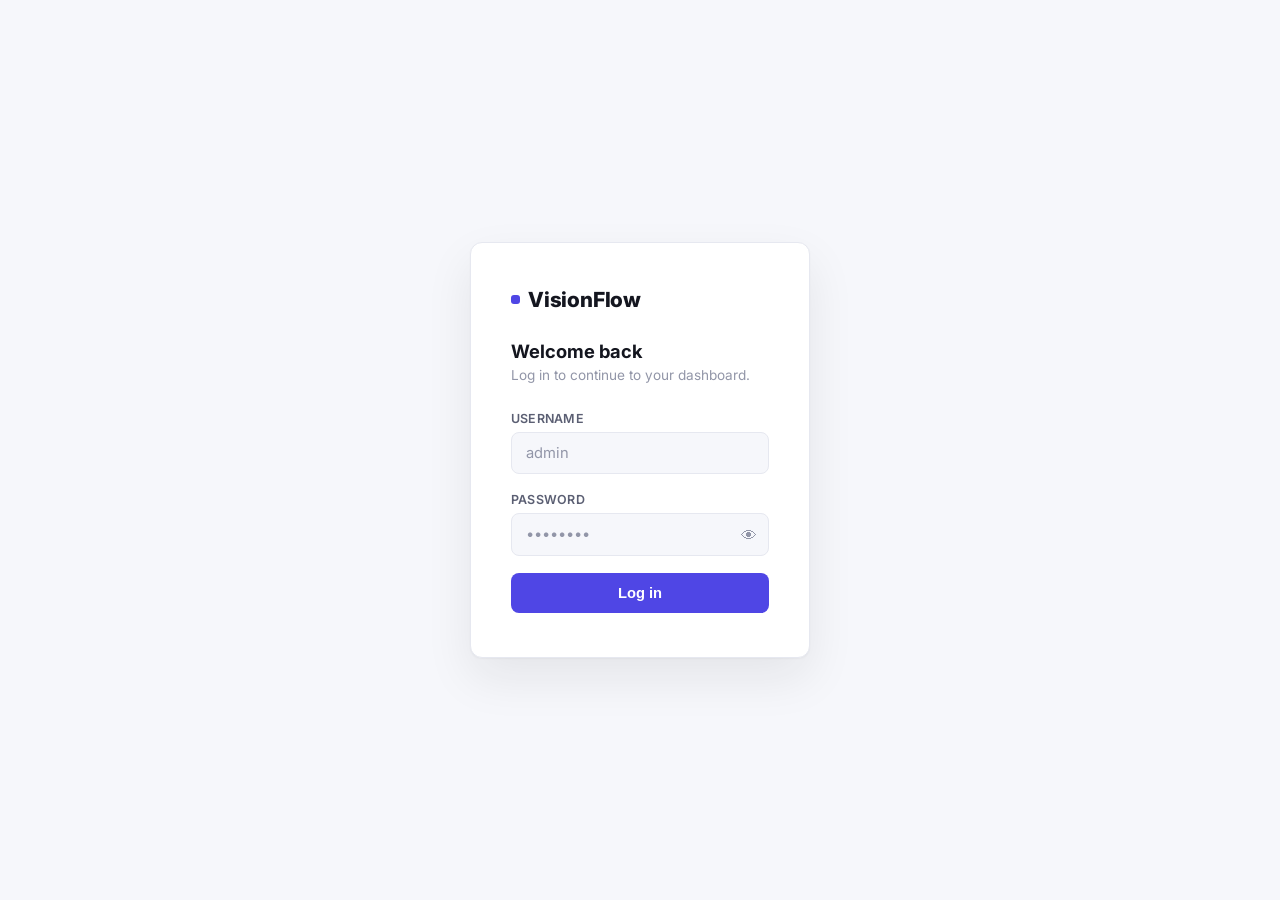
<file: index.html>
<!DOCTYPE html>
<html lang="en">
<head>
<meta charset="UTF-8">
<meta name="viewport" content="width=device-width, initial-scale=1.0">
<title>VisionFlow | Catalog</title>
<link rel="stylesheet" href="style.css">
<style>
  .topbar {
    display: flex; justify-content: space-between; align-items: center;
    margin-bottom: 2.25rem;
    padding-bottom: 1.25rem;
    border-bottom: 1px solid var(--border);
  }
  .topbar-actions { display: flex; gap: 0.6rem; align-items: center; }
  .icon-btn {
    background: var(--surface); border: 1px solid var(--border); color: var(--ink-soft);
    padding: 0.55rem 1rem; border-radius: 999px; cursor: pointer; font-weight: 600; font-size: 0.85rem;
    transition: border-color .15s ease, color .15s ease;
  }
  .icon-btn:hover { border-color: var(--accent); color: var(--accent); }
  .icon-btn.danger:hover { border-color: var(--danger); color: var(--danger); }
  .user-chip { color: var(--ink-faint); font-size: 0.85rem; font-weight: 500; }
</style>
</head>
<body>

<nav class="sidebar">
  <div class="logo">VisionFlow</div>
  <ul class="nav-links">
    <li><a href="index.html" class="active" data-i18n="nav_catalog">Virtual Catalog</a></li>
    <li><a href="inventory.html" data-i18n="nav_inventory">Inventory Dashboard</a></li>
    <li><a href="patients.html" data-i18n="nav_patients">Patient Records</a></li>
    <li><a href="prescriptions.html" data-i18n="nav_rx">Input Prescription</a></li>
    <li><a href="trends.html" data-i18n="nav_trends">Sales Trends</a></li>
    <li><a href="invoices.html">AR / Invoices</a></li>
    <li><a href="vendors.html">AP / Vendors</a></li>
    <li><a href="reconciliation.html">Reconciliation</a></li>
    <li><a href="financial-dashboard.html">Financial Reports</a></li>
    <li><a href="audit-log.html">Audit Trail</a></li>
  </ul>
</nav>

<main class="content">

  <div class="topbar">
    <span id="userName" class="user-chip">VisionFlow</span>
    <div class="topbar-actions">
      <button id="langToggle" class="icon-btn" onclick="toggleLanguage()">🇯🇵 日本語</button>
      <button class="icon-btn danger" onclick="logout()">Logout</button>
      <div class="cart" id="cartIcon" onclick="window.location.href='cart.html'">
        🛒 <span id="cartCount">0</span>
      </div>
    </div>
  </div>

  <header class="page-head">
    <h1 data-i18n="title_main">Eyewear Collection</h1>
    <p data-i18n="subtitle_main">Browse the current collection and filter by shape, material, or price.</p>
  </header>

  <section class="filters">
    <div class="filter-group">
      <label for="shapeFilter">Shape</label>
      <select id="shapeFilter">
        <option value="all">All Shapes</option>
        <option value="round">Round</option>
        <option value="square">Square</option>
        <option value="aviator">Aviator</option>
        <option value="cat-eye">Cat-Eye</option>
      </select>
    </div>
    <div class="filter-group">
      <label for="materialFilter">Material</label>
      <select id="materialFilter">
        <option value="all">All Materials</option>
        <option value="acetate">Acetate</option>
        <option value="metal">Metal</option>
        <option value="titanium">Titanium</option>
      </select>
    </div>
    <div class="filter-group" style="flex-grow: 1; min-width: 220px;">
      <label for="priceFilter">Max Price: $<span id="priceValue">300</span></label>
      <input type="range" id="priceFilter" min="10" max="500" value="300" step="10">
    </div>
  </section>

  <section class="product-grid" id="productGrid">
    <div class="empty-catalog">Loading collection from database…</div>
  </section>
</main>

<div id="quickModal" class="modal">
  <div class="modal-content">
    <span class="close-btn" onclick="closeModal()">✕</span>
    <img id="modalImg" class="modal-img" src="" alt="Frame">
    <h2 id="modalTitle" style="margin-bottom: 0.35rem;"></h2>
    <p id="modalMeta" style="color: var(--ink-faint); text-transform: uppercase; font-size: 0.78rem; letter-spacing: 0.02em; margin-bottom: 0.75rem;"></p>
    <h2 id="modalPrice" style="color: var(--success); margin-bottom: 1.25rem;"></h2>
    <p style="color: var(--ink-soft); font-size: 0.88rem; margin-bottom: 1.5rem; line-height: 1.5;">
      These premium frames are crafted for all-day comfort and durability. Bring this exact frame into the clinic to have your prescription lenses installed.
    </p>
    <span id="modalTempId" style="display:none;"></span>
    <button class="btn-cart" style="width: 100%; padding: 0.85rem; font-size: 0.95rem;" onclick="addToCartFromModal(event)">Add to Cart</button>
  </div>
</div>

<script>
if (!localStorage.getItem("user")) window.location.href = "login.html";

let allProducts = [];

async function fetchCatalog() {
  try {
    const response = await fetch('inventory_api.php');
    const result = await response.json();
    if (result.status === "success") {
      allProducts = result.data;
      renderProducts(allProducts);
    }
  } catch (error) {
    console.error("Database fetch failed:", error);
    document.getElementById('productGrid').innerHTML =
      '<div class="empty-catalog">Couldn\'t reach the catalog service. Check that the web/db containers are running.</div>';
  }
}

function renderProducts(productsToDisplay) {
  const grid = document.getElementById('productGrid');
  grid.innerHTML = '';

  if (productsToDisplay.length === 0) {
    grid.innerHTML = '<div class="empty-catalog">No frames match your current filters.</div>';
    return;
  }

  productsToDisplay.forEach(product => {
    const imgUrl = product.image_url ? product.image_url : 'https://via.placeholder.com/250x180?text=No+Image';
    grid.innerHTML += `
      <div class="product-card">
        <div class="img-container">
          <img src="${imgUrl}" alt="${product.name}" class="product-image" id="img-${product.id}" onerror="this.src='https://via.placeholder.com/250x180?text=No+Image'">
        </div>
        <h3 class="product-title">${product.name}</h3>
        <div class="product-meta">${product.shape} • ${product.material}</div>
        <div class="product-price">$${product.price}</div>
        <div class="btn-group">
          <button class="btn-quick" onclick="openModal(${product.id}, '${product.name}', '${product.shape} • ${product.material}', ${product.price}, '${imgUrl}')">Quick View</button>
          <button class="btn-cart" onclick="addToCart(${product.id}, '${product.name}', ${product.price}, '${imgUrl}', event)">Add</button>
        </div>
      </div>
    `;
  });
}

function openModal(id, name, meta, price, imgUrl) {
  document.getElementById('modalImg').src = imgUrl;
  document.getElementById('modalTitle').textContent = name;
  document.getElementById('modalMeta').textContent = meta;
  document.getElementById('modalPrice').textContent = "$" + price;
  document.getElementById('modalTempId').textContent = id;
  document.getElementById('quickModal').style.display = "flex";
}

function closeModal() {
  document.getElementById('quickModal').style.display = "none";
}

window.onclick = function(event) {
  const modal = document.getElementById('quickModal');
  if (event.target == modal) modal.style.display = "none";
};

function addToCartFromModal(event) {
  const id = document.getElementById('modalTempId').textContent;
  const name = document.getElementById('modalTitle').textContent;
  const price = document.getElementById('modalPrice').textContent.replace('$', '');
  const imgUrl = document.getElementById('modalImg').src;
  closeModal();
  setTimeout(() => addToCart(id, name, price, imgUrl, event, true), 100);
}

function addToCart(id, name, price, imgUrl, event, isFromModal = false) {
  let cart = JSON.parse(localStorage.getItem('visionflow_cart')) || [];
  cart.push({ id, name, price, img_url: imgUrl });
  localStorage.setItem('visionflow_cart', JSON.stringify(cart));

  const cartIcon = document.getElementById('cartIcon');
  updateCartCount();
  cartIcon.style.transition = 'transform 0.2s ease';
  cartIcon.style.transform = 'scale(1.15)';
  setTimeout(() => cartIcon.style.transform = 'scale(1)', 200);
}

function updateCartCount() {
  let cart = JSON.parse(localStorage.getItem('visionflow_cart')) || [];
  document.getElementById('cartCount').textContent = cart.length;
}

function applyFilters() {
  const shape = document.getElementById('shapeFilter').value.toLowerCase();
  const material = document.getElementById('materialFilter').value.toLowerCase();
  const maxPrice = parseFloat(document.getElementById('priceFilter').value);
  document.getElementById('priceValue').textContent = maxPrice;

  const filteredProducts = allProducts.filter(p => {
    const matchShape = (shape === 'all') || (p.shape.toLowerCase() === shape);
    const matchMaterial = (material === 'all') || (p.material.toLowerCase() === material);
    const matchPrice = parseFloat(p.price) <= maxPrice;
    return matchShape && matchMaterial && matchPrice;
  });

  renderProducts(filteredProducts);
}

document.getElementById('shapeFilter').addEventListener('change', applyFilters);
document.getElementById('materialFilter').addEventListener('change', applyFilters);
document.getElementById('priceFilter').addEventListener('input', applyFilters);

function logout() {
  localStorage.removeItem("user");
  window.location.href = "login.html";
}

let currentLang = localStorage.getItem('visionflow_lang') || 'en';
let translations = {};

async function loadTranslations() {
  try {
    const response = await fetch('translations.json');
    translations = await response.json();
    applyTranslations();
  } catch (error) {
    console.error("Failed to load translations:", error);
  }
}

function applyTranslations() {
  document.querySelectorAll('[data-i18n]').forEach(el => {
    const key = el.getAttribute('data-i18n');
    if (translations[currentLang] && translations[currentLang][key]) {
      el.textContent = translations[currentLang][key];
    }
  });
  const toggleBtn = document.getElementById('langToggle');
  if (toggleBtn && translations[currentLang]) {
    toggleBtn.textContent = translations[currentLang]['lang_toggle_btn'];
  }
}

function toggleLanguage() {
  currentLang = currentLang === 'en' ? 'ja' : 'en';
  localStorage.setItem('visionflow_lang', currentLang);
  applyTranslations();
}

const role = localStorage.getItem("role");
if (role) document.getElementById("userName").textContent = "Hi, " + role;

loadTranslations();
updateCartCount();
fetchCatalog();
</script>
</body>
</html>
</file>
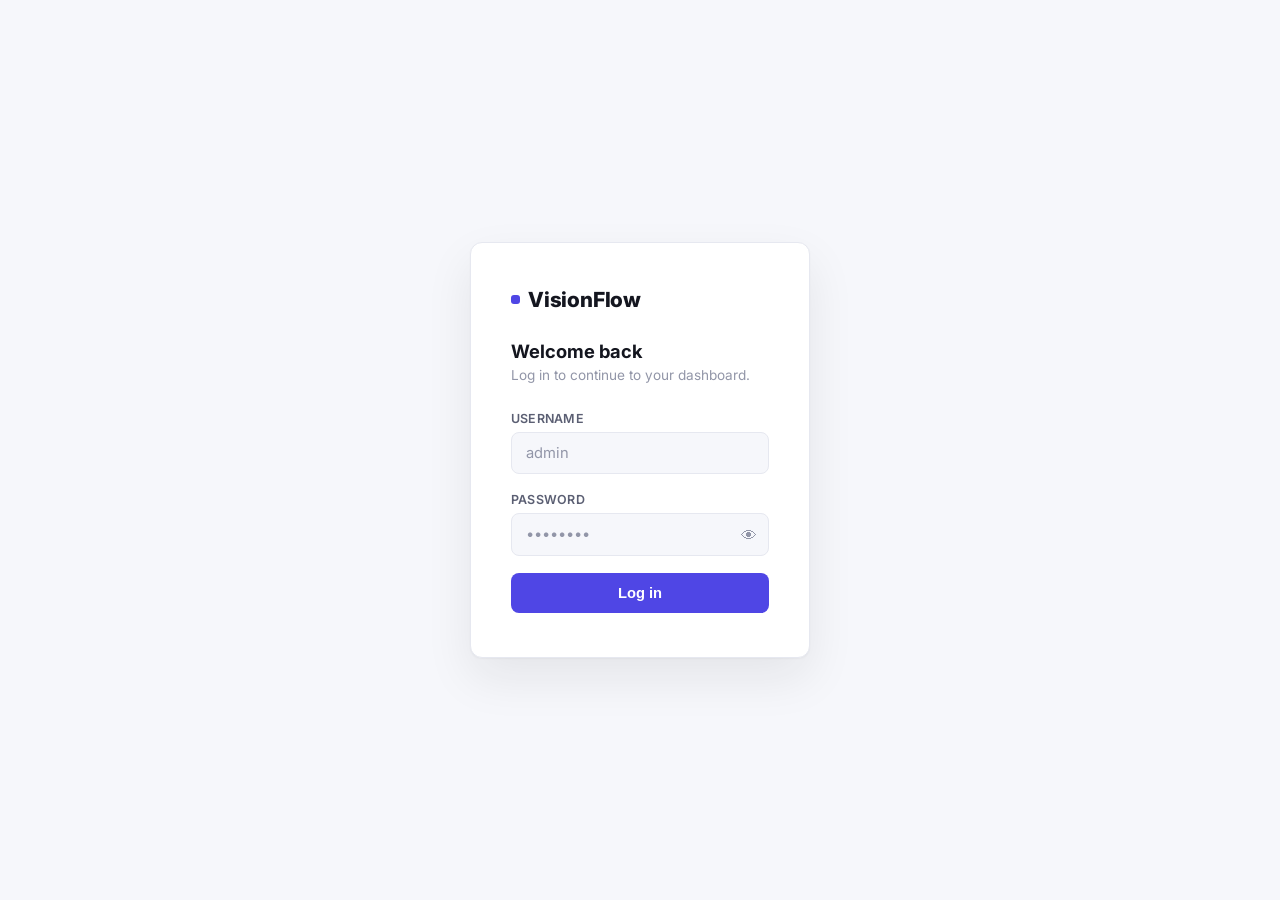
<file: admin.html>
<!DOCTYPE html>
<html lang="en">
<head>
    <meta charset="UTF-8">
    <meta name="viewport" content="width=device-width, initial-scale=1.0">
    <title>VisionFlow | Admin Dashboard</title>
    <link rel="stylesheet" href="style.css">
    <style>
        .admin-container {
            max-width: 600px;
            margin: 2rem auto;
            background: white;
            padding: 2.5rem;
            border-radius: 12px;
            box-shadow: 0 10px 30px rgba(0,0,0,0.08);
        }
        .form-group {
            margin-bottom: 1.5rem;
            display: flex;
            flex-direction: column;
        }
        .form-group label {
            font-weight: bold;
            margin-bottom: 0.5rem;
            color: #333;
        }
        .form-group input, .form-group select {
            padding: 0.8rem;
            border: 1px solid #ccc;
            border-radius: 6px;
            font-size: 1rem;
            transition: border-color 0.3s ease;
        }
        .form-group input:focus, .form-group select:focus {
            border-color: #1a1a1a;
            outline: none;
        }
        .submit-btn {
            background: #1a1a1a;
            color: white;
            padding: 1rem;
            border: none;
            border-radius: 6px;
            font-size: 1.1rem;
            cursor: pointer;
            width: 100%;
            transition: background 0.3s ease;
        }
        .submit-btn:hover {
            background: #333;
        }
        .admin-header {
            display: flex;
            justify-content: space-between;
            align-items: center;
            margin-bottom: 2rem;
        }
        .logout-btn {
            background: #e74c3c;
            color: white;
            border: none;
            padding: 0.5rem 1rem;
            border-radius: 4px;
            cursor: pointer;
        }
        #statusMessage {
            margin-top: 1rem;
            text-align: center;
            font-weight: bold;
        }
    </style>
</head>
<body>

    <nav class="sidebar">
        <div class="logo">VisionFlow</div>
        <ul class="nav-links">
            <li><a href="index.html">Virtual Catalog</a></li>
            <li><a href="inventory.html">Inventory Dashboard</a></li>
            <li><a href="patients.html">Patient Records</a></li>
            <li><a href="prescriptions.html">Input Prescription</a></li>
            <li><a href="trends.html">Sales Trends</a></li>
            <li><a href="admin.html" class="active">Add Products (Admin)</a></li>
        </ul>
    </nav>

    <main class="content">
        <div class="admin-container">
            <div class="admin-header">
                <h2>Add New Eyewear</h2>
                <button class="logout-btn" onclick="logoutAdmin()">Logout</button>
            </div>

            <form id="addProductForm">
                <div class="form-group">
                    <label for="name">Frame Name</label>
                    <input type="text" id="name" placeholder="e.g., The Minimalist" required>
                </div>

                <div class="form-group">
                    <label for="shape">Frame Shape</label>
                    <select id="shape" required>
                        <option value="round">Round</option>
                        <option value="square">Square</option>
                        <option value="aviator">Aviator</option>
                        <option value="cat-eye">Cat-Eye</option>
                    </select>
                </div>

                <div class="form-group">
                    <label for="material">Material</label>
                    <select id="material" required>
                        <option value="acetate">Acetate</option>
                        <option value="metal">Metal</option>
                        <option value="titanium">Titanium</option>
                        <option value="wood">Wood</option>
                    </select>
                </div>

                <div class="form-group">
                    <label for="price">Price ($)</label>
                    <input type="number" id="price" min="1" step="0.01" placeholder="e.g., 150.00" required>
                </div>

                <div class="form-group">
                    <label for="img">Image URL (Optional)</label>
                    <input type="text" id="img" placeholder="https://via.placeholder.com/150">
                </div>

                <button type="submit" class="submit-btn">Add to Inventory</button>
                <div id="statusMessage"></div>
            </form>
        </div>
    </main>

    <script>
        if (!localStorage.getItem("user")) {
            window.location.href = "login.html";
        }

        async function logoutAdmin() {
            try {
                await fetch('logout_api.php'); 
                localStorage.removeItem("user");
                window.location.href = "login.html";
            } catch (error) {
                console.error("Logout failed:", error);
            }
        }

        document.getElementById('addProductForm').addEventListener('submit', async function(e) {
            e.preventDefault();

            const statusDiv = document.getElementById('statusMessage');
            statusDiv.style.color = "#333";
            statusDiv.textContent = "Adding product...";

            const newProduct = {
                name: document.getElementById('name').value,
                shape: document.getElementById('shape').value,
                material: document.getElementById('material').value,
                price: parseFloat(document.getElementById('price').value),
                img: document.getElementById('img').value
            };

            try {
                const response = await fetch('add_product_api.php', {
                    method: 'POST',
                    headers: { 'Content-Type': 'application/json' },
                    body: JSON.stringify(newProduct)
                });

                const result = await response.json();

                if (response.ok) {
                    statusDiv.style.color = "green";
                    statusDiv.textContent = "Success: " + result.message;
                    
                    document.getElementById('addProductForm').reset();
                } else {
                    statusDiv.style.color = "red";
                    statusDiv.textContent = "Error: " + result.message;
                }
            } catch (error) {
                console.error("Error adding product:", error);
                statusDiv.style.color = "red";
                statusDiv.textContent = "Network error. Make sure XAMPP is running.";
            }
        });
    </script>
</body>
</html>
</file>
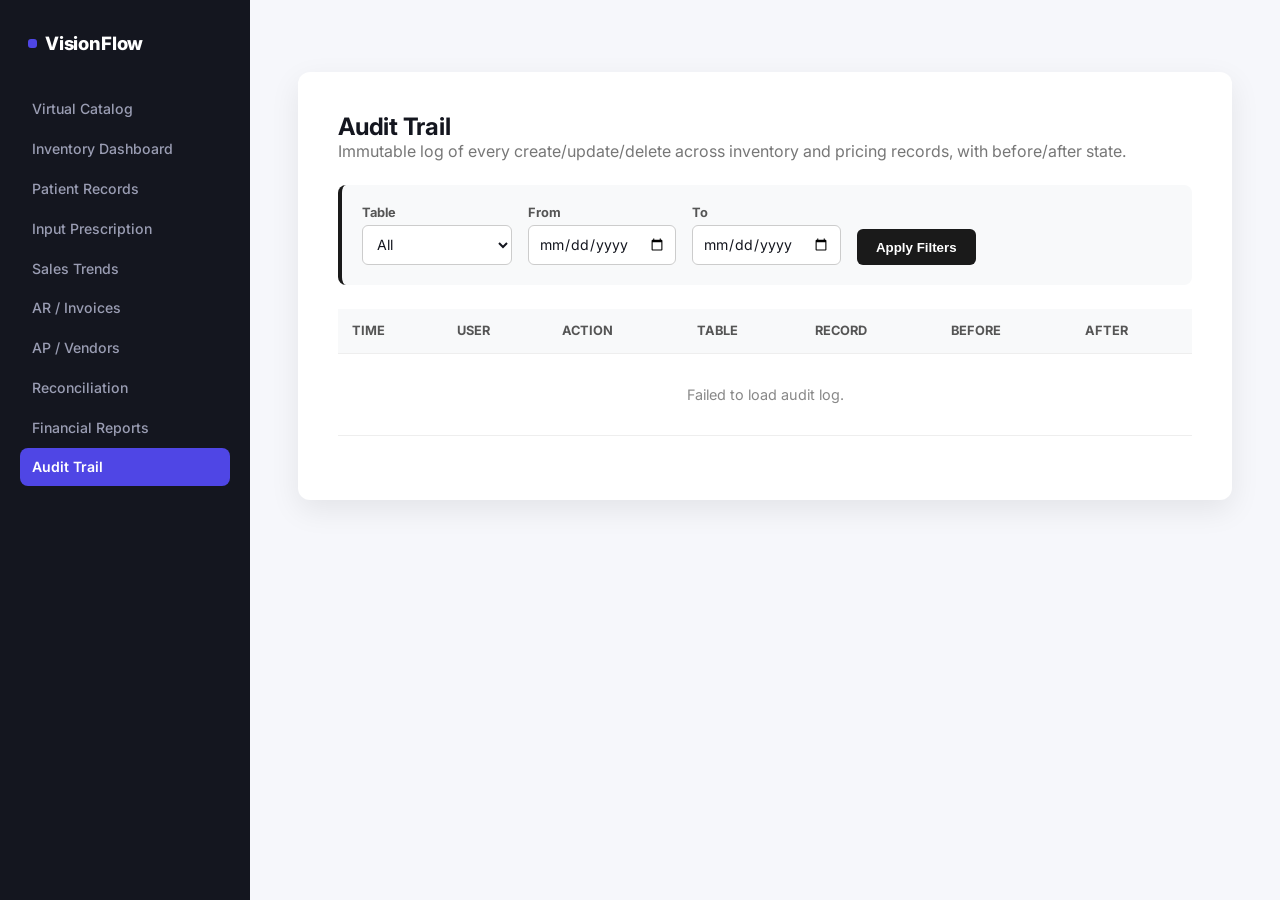
<file: audit-log.html>
<!DOCTYPE html>
<html lang="en">
<head>
    <meta charset="UTF-8">
    <meta name="viewport" content="width=device-width, initial-scale=1.0">
    <title>VisionFlow | Audit Trail</title>
    <link rel="stylesheet" href="style.css">
    <style>
        .admin-container {
            max-width: 1100px; margin: 2rem auto; background: white;
            padding: 2.5rem; border-radius: 12px; box-shadow: 0 10px 30px rgba(0,0,0,0.08);
        }
        .filter-bar { display: flex; gap: 1rem; flex-wrap: wrap; align-items: flex-end; background: #f8f9fa; padding: 1.25rem; border-radius: 8px; border-left: 4px solid #1a1a1a; margin-bottom: 1.5rem; }
        .filter-bar .form-group { display: flex; flex-direction: column; }
        .filter-bar label { font-size: 0.8rem; font-weight: bold; color: #555; margin-bottom: 0.3rem; }
        .filter-bar input, .filter-bar select { padding: 0.6rem; border: 1px solid #ccc; border-radius: 6px; }
        .btn-add { background: #1a1a1a; color: white; padding: 0.65rem 1.2rem; border: none; border-radius: 6px; cursor: pointer; font-weight: bold; }
        .btn-add:hover { background: #f1c40f; color: #1a1a1a; }
        table { width: 100%; border-collapse: collapse; margin-top: 1rem; font-size: 0.9rem; }
        th, td { padding: 0.9rem; text-align: left; border-bottom: 1px solid #eee; vertical-align: top; }
        th { background: #f8f9fa; color: #555; font-size: 0.8rem; text-transform: uppercase; }
        .badge { padding: 0.25rem 0.6rem; border-radius: 4px; font-size: 0.75rem; font-weight: bold; }
        .badge-create { background: #d4edda; color: #155724; }
        .badge-update { background: #fff3cd; color: #856404; }
        .badge-delete { background: #f8d7da; color: #721c24; }
        .diff-cell { font-family: monospace; font-size: 0.78rem; max-width: 280px; overflow-x: auto; white-space: pre-wrap; word-break: break-word; color: #444; }
        .pagination { display: flex; gap: 0.5rem; margin-top: 1.5rem; align-items: center; }
        .pagination button { padding: 0.4rem 0.9rem; border: 1px solid #ccc; background: white; border-radius: 6px; cursor: pointer; }
        .pagination button:disabled { opacity: 0.4; cursor: not-allowed; }
        .empty-state { text-align: center; color: #888; padding: 2rem; }
    </style>
</head>
<body>

    <nav class="sidebar">
        <div class="logo">VisionFlow</div>
        <ul class="nav-links">
            <li><a href="index.html">Virtual Catalog</a></li>
            <li><a href="inventory.html">Inventory Dashboard</a></li>
            <li><a href="patients.html">Patient Records</a></li>
            <li><a href="prescriptions.html">Input Prescription</a></li>
            <li><a href="trends.html">Sales Trends</a></li>
            <li><a href="invoices.html">AR / Invoices</a></li>
            <li><a href="vendors.html">AP / Vendors</a></li>
            <li><a href="reconciliation.html">Reconciliation</a></li>
            <li><a href="financial-dashboard.html">Financial Reports</a></li>
            <li><a href="audit-log.html" class="active">Audit Trail</a></li>
        </ul>
    </nav>

    <main class="content">
        <div class="admin-container">
            <h2>Audit Trail</h2>
            <p style="color:#777; margin-bottom: 1.5rem;">Immutable log of every create/update/delete across inventory and pricing records, with before/after state.</p>

            <div class="filter-bar">
                <div class="form-group">
                    <label>Table</label>
                    <select id="filterTable">
                        <option value="">All</option>
                        <option value="inventory">inventory</option>
                        <option value="products">products</option>
                        <option value="invoices">invoices</option>
                        <option value="purchase_orders">purchase_orders</option>
                    </select>
                </div>
                <div class="form-group">
                    <label>From</label>
                    <input type="date" id="filterFrom">
                </div>
                <div class="form-group">
                    <label>To</label>
                    <input type="date" id="filterTo">
                </div>
                <button class="btn-add" onclick="loadLog(1)">Apply Filters</button>
            </div>

            <table id="logTable">
                <thead>
                    <tr>
                        <th>Time</th>
                        <th>User</th>
                        <th>Action</th>
                        <th>Table</th>
                        <th>Record</th>
                        <th>Before</th>
                        <th>After</th>
                    </tr>
                </thead>
                <tbody id="logBody">
                    <tr><td colspan="7" class="empty-state">Loading…</td></tr>
                </tbody>
            </table>

            <div class="pagination" id="pagination"></div>
        </div>
    </main>

    <script>
        let currentPage = 1;

        function badgeClass(action) {
            if (action === 'CREATE') return 'badge-create';
            if (action === 'DELETE') return 'badge-delete';
            return 'badge-update';
        }

        function fmt(json) {
            if (!json) return '—';
            try {
                const obj = typeof json === 'string' ? JSON.parse(json) : json;
                return JSON.stringify(obj, null, 1);
            } catch (e) {
                return String(json);
            }
        }

        async function loadLog(page = 1) {
            currentPage = page;
            const table = document.getElementById('filterTable').value;
            const from = document.getElementById('filterFrom').value;
            const to = document.getElementById('filterTo').value;

            const params = new URLSearchParams({ page, page_size: 20 });
            if (table) params.append('table', table);
            if (from) params.append('from', from);
            if (to) params.append('to', to);

            const body = document.getElementById('logBody');
            body.innerHTML = '<tr><td colspan="7" class="empty-state">Loading…</td></tr>';

            try {
                const res = await fetch('get_audit_log_api.php?' + params.toString());
                const json = await res.json();

                if (json.status !== 'success' || !json.data.length) {
                    body.innerHTML = '<tr><td colspan="7" class="empty-state">No audit entries found.</td></tr>';
                    document.getElementById('pagination').innerHTML = '';
                    return;
                }

                body.innerHTML = json.data.map(row => `
                    <tr>
                        <td>${new Date(row.created_at).toLocaleString()}</td>
                        <td>${row.username || 'system'}</td>
                        <td><span class="badge ${badgeClass(row.action)}">${row.action}</span></td>
                        <td>${row.table_affected}</td>
                        <td>#${row.record_id}</td>
                        <td class="diff-cell">${fmt(row.old_value)}</td>
                        <td class="diff-cell">${fmt(row.new_value)}</td>
                    </tr>
                `).join('');

                const p = json.pagination;
                document.getElementById('pagination').innerHTML = `
                    <button ${p.page <= 1 ? 'disabled' : ''} onclick="loadLog(${p.page - 1})">← Prev</button>
                    <span>Page ${p.page} of ${p.total_pages} (${p.total} entries)</span>
                    <button ${p.page >= p.total_pages ? 'disabled' : ''} onclick="loadLog(${p.page + 1})">Next →</button>
                `;
            } catch (e) {
                body.innerHTML = '<tr><td colspan="7" class="empty-state">Failed to load audit log.</td></tr>';
            }
        }

        loadLog(1);
    </script>
</body>
</html>
</file>
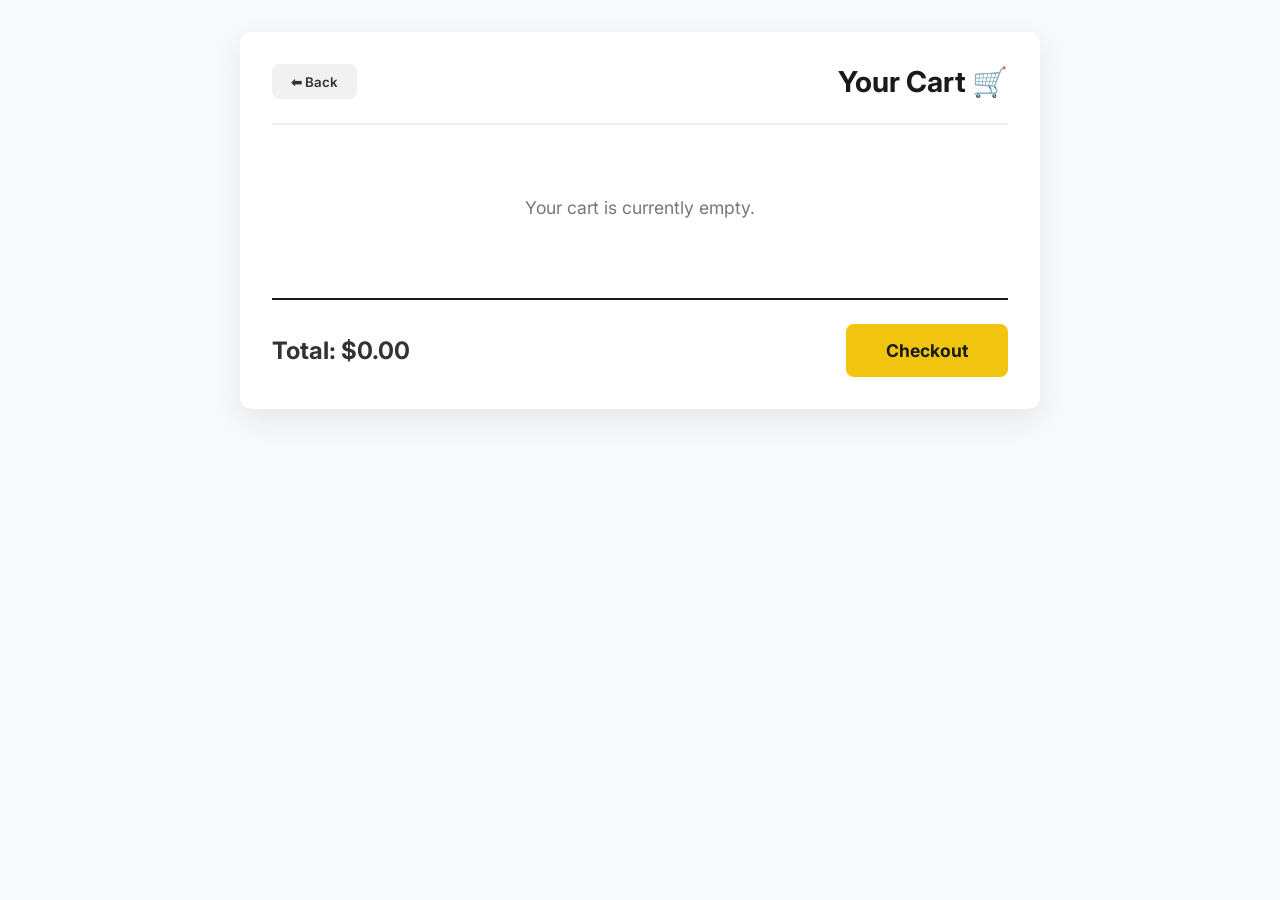
<file: cart.html>
<!DOCTYPE html>
<html lang="en">
<head>
    <meta charset="UTF-8">
    <meta name="viewport" content="width=device-width, initial-scale=1.0">

    <title>VisionFlow Cart</title>

    <link rel="stylesheet" href="cart.css">

    <link href="https://fonts.googleapis.com/css2?family=Inter:wght@400;600;700&display=swap" rel="stylesheet">
</head>

<body>

<div class="cart-container">

    <div class="cart-top">
        <button onclick="window.location.href='index.html'">⬅ Back</button>
        <h1>Your Cart 🛒</h1>
    </div>

    <div id="cartItems"></div>

    <div class="cart-summary">
        <h2>Total: $<span id="totalPrice">0</span></h2>
        <button onclick="checkout()">Checkout</button>
    </div>

</div>

<script src="cart.js"></script>

</body>
</html>
</file>
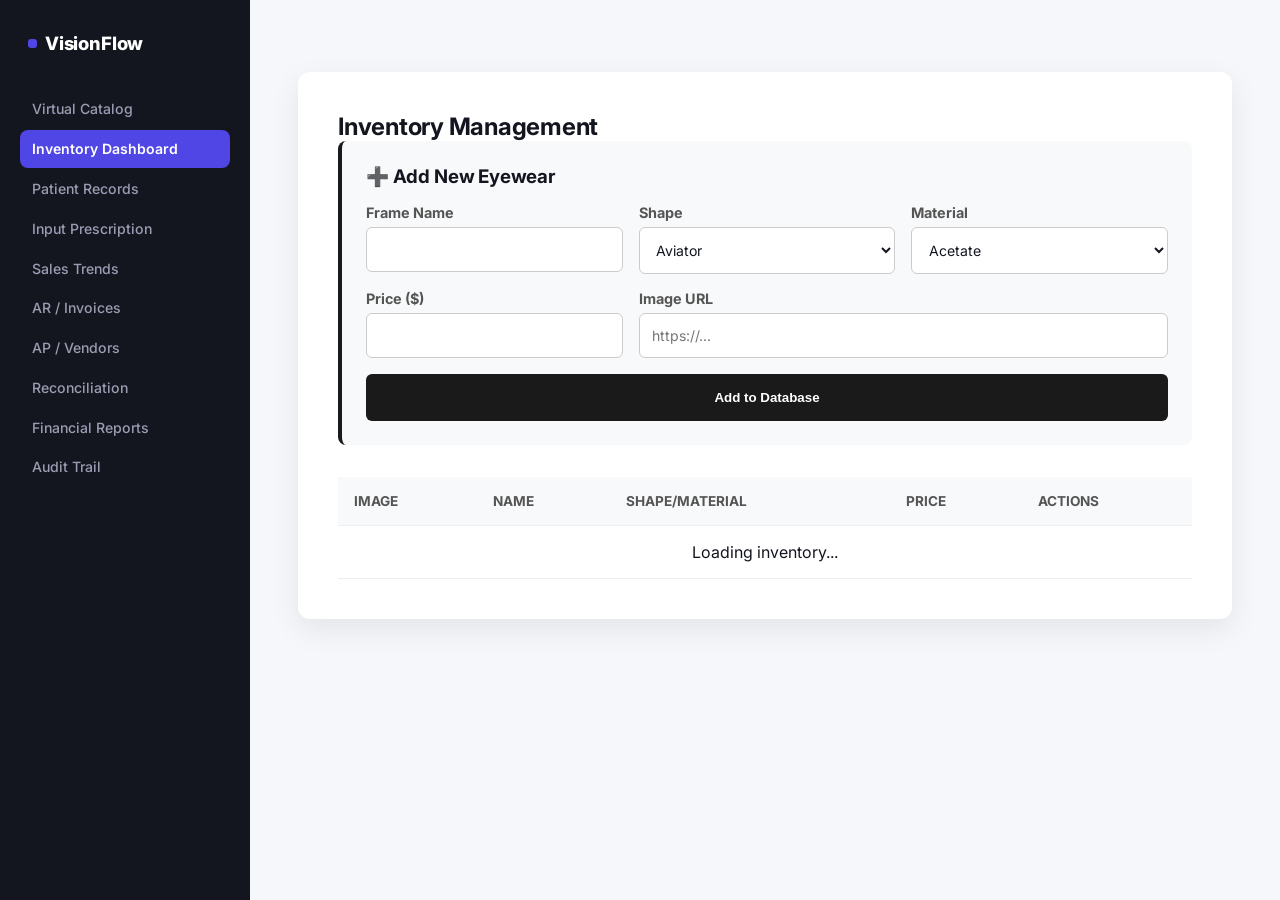
<file: inventory.html>
<!DOCTYPE html>
<html lang="en">
<head>
    <meta charset="UTF-8">
    <meta name="viewport" content="width=device-width, initial-scale=1.0">
    <title>VisionFlow | Inventory Management</title>
    <link rel="stylesheet" href="style.css">
    <style>
        .admin-container {
            max-width: 1000px; margin: 2rem auto; background: white; 
            padding: 2.5rem; border-radius: 12px; box-shadow: 0 10px 30px rgba(0,0,0,0.08);
        }
        .form-section { background: #f8f9fa; padding: 1.5rem; border-radius: 8px; margin-bottom: 2rem; border-left: 4px solid #1a1a1a; }
        .grid-3 { display: grid; grid-template-columns: repeat(3, 1fr); gap: 1rem; }
        .form-group { display: flex; flex-direction: column; margin-bottom: 1rem; }
        .form-group label { font-weight: bold; font-size: 0.9rem; margin-bottom: 0.4rem; color: #555; }
        .form-group input, .form-group select { padding: 0.8rem; border: 1px solid #ccc; border-radius: 6px; }
        .btn-add { background: #1a1a1a; color: white; padding: 1rem; border: none; border-radius: 6px; cursor: pointer; font-weight: bold; width: 100%; transition: 0.3s; }
        .btn-add:hover { background: #f1c40f; color: #1a1a1a; }
        
        /* Table Styling */
        table { width: 100%; border-collapse: collapse; margin-top: 1.5rem; }
        th, td { padding: 1rem; text-align: left; border-bottom: 1px solid #eee; }
        th { background: #f8f9fa; color: #555; font-size: 0.85rem; text-transform: uppercase; }
        .product-img { width: 50px; height: 50px; object-fit: cover; border-radius: 4px; }
        
        /* Action Buttons */
        .btn-edit { background: #3498db; color: white; border: none; padding: 0.4rem 0.8rem; border-radius: 4px; cursor: pointer; font-size: 0.8rem; margin-right: 0.5rem;}
        .btn-delete { background: #e74c3c; color: white; border: none; padding: 0.4rem 0.8rem; border-radius: 4px; cursor: pointer; font-size: 0.8rem; }
    </style>
</head>
<body>

    <nav class="sidebar">
        <div class="logo">VisionFlow</div>
        <ul class="nav-links">
            <li><a href="index.html">Virtual Catalog</a></li>
            <li><a href="inventory.html" class="active">Inventory Dashboard</a></li>
            <li><a href="patients.html">Patient Records</a></li>
            <li><a href="prescriptions.html">Input Prescription</a></li>
            <li><a href="trends.html">Sales Trends</a></li>
            <li><a href="invoices.html">AR / Invoices</a></li>
            <li><a href="vendors.html">AP / Vendors</a></li>
            <li><a href="reconciliation.html">Reconciliation</a></li>
            <li><a href="financial-dashboard.html">Financial Reports</a></li>
            <li><a href="audit-log.html">Audit Trail</a></li>
            
        </ul>
    </nav>

    <main class="content">
        <div class="admin-container">
            <h2>Inventory Management</h2>
               

            <form id="addProductForm" class="form-section">
                <h3 style="margin-bottom: 1rem;">➕ Add New Eyewear</h3>
                <div class="grid-3">
                    <div class="form-group"><label>Frame Name</label><input type="text" id="name" required></div>
                    <div class="form-group">
                        <label>Shape</label>
                        <select id="shape" required><option>Aviator</option><option>Round</option><option>Square</option><option>Cat-Eye</option></select>
                    </div>
                    <div class="form-group">
                        <label>Material</label>
                        <select id="material" required><option>Acetate</option><option>Metal</option><option>Titanium</option></select>
                    </div>
                </div>
                <div class="grid-3">
                    <div class="form-group"><label>Price ($)</label><input type="number" id="price" step="0.01" required></div>
                    <div class="form-group" style="grid-column: span 2;"><label>Image URL</label><input type="url" id="image_url" placeholder="https://..." required></div>
                </div>
                <button type="submit" class="btn-add">Add to Database</button>
            </form>

            <table id="inventoryTable">
                <thead>
                    <tr>
                        <th>Image</th>
                        <th>Name</th>
                        <th>Shape/Material</th>
                        <th>Price</th>
                        <th>Actions</th>
                    </tr>
                </thead>
                <tbody id="tableBody">
                    <tr><td colspan="5" style="text-align:center;">Loading inventory...</td></tr>
                </tbody>
            </table>
        </div>
    </main>

    <script>
        async function loadInventory() {
            const tbody = document.getElementById('tableBody');
            try {
                const response = await fetch('inventory_api.php');
                const result = await response.json();
                
                if (result.data.length === 0) {
                    tbody.innerHTML = '<tr><td colspan="5" style="text-align:center;">No products in database.</td></tr>';
                    return;
                }

                tbody.innerHTML = '';
                result.data.forEach(item => {
                    tbody.innerHTML += `
                        <tr>
                            <td><img src="${item.image_url}" class="product-img" alt="Frame"></td>
                            <td style="font-weight:bold;">${item.name}</td>
                            <td>${item.shape} <br><span style="font-size:0.8rem; color:#888;">${item.material}</span></td>
                            <td style="color:#27ae60; font-weight:bold;">$${item.price}</td>
                            <td>
                                <button class="btn-edit" onclick="editProduct(${item.id}, '${item.name}', ${item.price})">Edit</button>
                                <button class="btn-delete" onclick="deleteProduct(${item.id})">Delete</button>
                            </td>
                        </tr>
                    `;
                });
            } catch (error) { console.error(error); }
        }

        
        document.getElementById('addProductForm').addEventListener('submit', async (e) => {
            e.preventDefault();
            const productData = {
                name: document.getElementById('name').value,
                shape: document.getElementById('shape').value,
                material: document.getElementById('material').value,
                price: document.getElementById('price').value,
                image_url: document.getElementById('image_url').value
            };

            await fetch('inventory_api.php', {
                method: 'POST',
                headers: { 'Content-Type': 'application/json' },
                body: JSON.stringify(productData)
            });
            
            document.getElementById('addProductForm').reset();
            loadInventory(); 
        });

       
        async function editProduct(id, currentName, currentPrice) {
            
            const newName = prompt("Update Product Name:", currentName);
            const newPrice = prompt("Update Price ($):", currentPrice);

            if (newName && newPrice) {
                await fetch('inventory_api.php', {
                    method: 'PUT',
                    headers: { 'Content-Type': 'application/json' },
                    body: JSON.stringify({ id: id, name: newName, price: parseFloat(newPrice) })
                });
                loadInventory(); 
            }
        }

        
        async function deleteProduct(id) {
            if (confirm("Are you sure you want to permanently delete this product?")) {
                await fetch('inventory_api.php', {
                    method: 'DELETE',
                    headers: { 'Content-Type': 'application/json' },
                    body: JSON.stringify({ id: id })
                });
                loadInventory(); 
            }
        }

       
        loadInventory();
    </script>
</body>
</html>
</file>
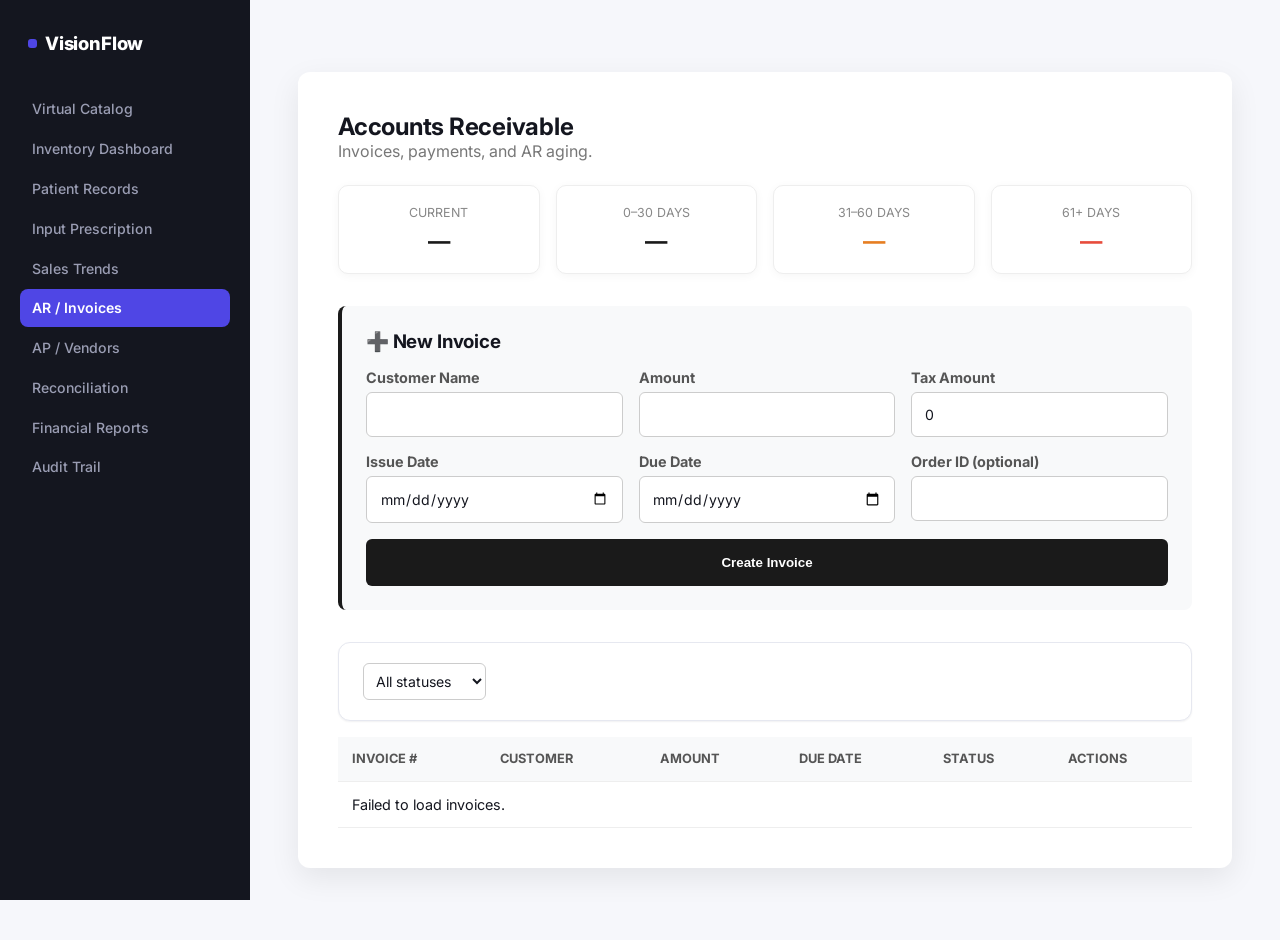
<file: invoices.html>
<!DOCTYPE html>
<html lang="en">
<head>
    <meta charset="UTF-8">
    <meta name="viewport" content="width=device-width, initial-scale=1.0">
    <title>VisionFlow | AR / Invoices</title>
    <link rel="stylesheet" href="style.css">
    <style>
        .admin-container { max-width: 1150px; margin: 2rem auto; background: white; padding: 2.5rem; border-radius: 12px; box-shadow: 0 10px 30px rgba(0,0,0,0.08); }
        .form-section { background: #f8f9fa; padding: 1.5rem; border-radius: 8px; margin-bottom: 2rem; border-left: 4px solid #1a1a1a; }
        .grid-3 { display: grid; grid-template-columns: repeat(3, 1fr); gap: 1rem; }
        .form-group { display: flex; flex-direction: column; margin-bottom: 1rem; }
        .form-group label { font-weight: bold; font-size: 0.9rem; margin-bottom: 0.4rem; color: #555; }
        .form-group input, .form-group select { padding: 0.8rem; border: 1px solid #ccc; border-radius: 6px; }
        .btn-add { background: #1a1a1a; color: white; padding: 1rem; border: none; border-radius: 6px; cursor: pointer; font-weight: bold; width: 100%; transition: 0.3s; }
        .btn-add:hover { background: #f1c40f; color: #1a1a1a; }
        .aging-cards { display: grid; grid-template-columns: repeat(4, 1fr); gap: 1rem; margin-bottom: 2rem; }
        .aging-card { background: white; border: 1px solid #eee; border-radius: 10px; padding: 1.2rem; text-align: center; box-shadow: 0 2px 10px rgba(0,0,0,0.04); }
        .aging-card .label { font-size: 0.78rem; text-transform: uppercase; color: #888; margin-bottom: 0.4rem; }
        .aging-card .value { font-size: 1.4rem; font-weight: bold; color: #1a1a1a; }
        .aging-card.warn .value { color: #e67e22; }
        .aging-card.danger .value { color: #e74c3c; }
        table { width: 100%; border-collapse: collapse; margin-top: 1rem; }
        th, td { padding: 0.9rem; text-align: left; border-bottom: 1px solid #eee; font-size: 0.9rem; }
        th { background: #f8f9fa; color: #555; font-size: 0.8rem; text-transform: uppercase; }
        .badge { padding: 0.25rem 0.6rem; border-radius: 4px; font-size: 0.75rem; font-weight: bold; }
        .badge-pending { background: #fff3cd; color: #856404; }
        .badge-paid { background: #d4edda; color: #155724; }
        .badge-partially_paid { background: #d1ecf1; color: #0c5460; }
        .badge-overdue { background: #f8d7da; color: #721c24; }
        .badge-void { background: #e2e3e5; color: #383d41; }
        .btn-pay { background: #27ae60; color: white; border: none; padding: 0.4rem 0.8rem; border-radius: 4px; cursor: pointer; font-size: 0.8rem; }
        .filters { display: flex; gap: 0.75rem; margin: 1rem 0; }
        .filters select { padding: 0.5rem; border-radius: 6px; border: 1px solid #ccc; }
    </style>
</head>
<body>

    <nav class="sidebar">
        <div class="logo">VisionFlow</div>
        <ul class="nav-links">
            <li><a href="index.html">Virtual Catalog</a></li>
            <li><a href="inventory.html">Inventory Dashboard</a></li>
            <li><a href="patients.html">Patient Records</a></li>
            <li><a href="prescriptions.html">Input Prescription</a></li>
            <li><a href="trends.html">Sales Trends</a></li>
            <li><a href="invoices.html" class="active">AR / Invoices</a></li>
            <li><a href="vendors.html">AP / Vendors</a></li>
            <li><a href="reconciliation.html">Reconciliation</a></li>
            <li><a href="financial-dashboard.html">Financial Reports</a></li>
            <li><a href="audit-log.html">Audit Trail</a></li>
        </ul>
    </nav>

    <main class="content">
        <div class="admin-container">
            <h2>Accounts Receivable</h2>
            <p style="color:#777; margin-bottom:1.5rem;">Invoices, payments, and AR aging.</p>

            <div class="aging-cards" id="agingCards">
                <div class="aging-card"><div class="label">Current</div><div class="value">—</div></div>
                <div class="aging-card"><div class="label">0–30 days</div><div class="value">—</div></div>
                <div class="aging-card warn"><div class="label">31–60 days</div><div class="value">—</div></div>
                <div class="aging-card danger"><div class="label">61+ days</div><div class="value">—</div></div>
            </div>

            <form id="addInvoiceForm" class="form-section">
                <h3 style="margin-bottom:1rem;">➕ New Invoice</h3>
                <div class="grid-3">
                    <div class="form-group"><label>Customer Name</label><input type="text" id="customer_name" required></div>
                    <div class="form-group"><label>Amount</label><input type="number" step="0.01" id="amount" required></div>
                    <div class="form-group"><label>Tax Amount</label><input type="number" step="0.01" id="tax_amount" value="0"></div>
                </div>
                <div class="grid-3">
                    <div class="form-group"><label>Issue Date</label><input type="date" id="issue_date" required></div>
                    <div class="form-group"><label>Due Date</label><input type="date" id="due_date" required></div>
                    <div class="form-group"><label>Order ID (optional)</label><input type="number" id="order_id"></div>
                </div>
                <button type="submit" class="btn-add">Create Invoice</button>
            </form>

            <div class="filters">
                <select id="statusFilter" onchange="loadInvoices()">
                    <option value="">All statuses</option>
                    <option value="pending">Pending</option>
                    <option value="partially_paid">Partially Paid</option>
                    <option value="paid">Paid</option>
                    <option value="overdue">Overdue</option>
                    <option value="void">Void</option>
                </select>
            </div>

            <table id="invoiceTable">
                <thead>
                    <tr>
                        <th>Invoice #</th><th>Customer</th><th>Amount</th><th>Due Date</th><th>Status</th><th>Actions</th>
                    </tr>
                </thead>
                <tbody id="invoiceBody"><tr><td colspan="6">Loading…</td></tr></tbody>
            </table>
        </div>
    </main>

    <script>
        function fmtMoney(n) { return '₹' + Number(n).toLocaleString('en-IN', {minimumFractionDigits: 2, maximumFractionDigits: 2}); }

        async function loadAging() {
            const res = await fetch('get_ar_aging_api.php');
            const json = await res.json();
            if (json.status !== 'success') return;
            const cards = document.querySelectorAll('#agingCards .value');
            cards[0].textContent = fmtMoney(json.totals.current);
            cards[1].textContent = fmtMoney(json.totals['0_30']);
            cards[2].textContent = fmtMoney(json.totals['31_60']);
            cards[3].textContent = fmtMoney(json.totals['61_plus']);
        }

        async function loadInvoices() {
            const status = document.getElementById('statusFilter').value;
            const url = 'add_invoice_api.php' + (status ? '?status=' + status : '');
            const body = document.getElementById('invoiceBody');
            body.innerHTML = '<tr><td colspan="6">Loading…</td></tr>';
            try {
                const res = await fetch(url);
                const json = await res.json();
                if (json.status !== 'success' || !json.data.length) {
                    body.innerHTML = '<tr><td colspan="6">No invoices found.</td></tr>';
                    return;
                }
                body.innerHTML = json.data.map(inv => `
                    <tr>
                        <td>${inv.invoice_number}</td>
                        <td>${inv.customer_name || '—'}</td>
                        <td>${fmtMoney(Number(inv.amount) + Number(inv.tax_amount))}</td>
                        <td>${inv.due_date}</td>
                        <td><span class="badge badge-${inv.status}">${inv.status.replace('_',' ')}</span></td>
                        <td>${inv.status !== 'paid' && inv.status !== 'void' ? `<button class="btn-pay" onclick="recordPayment(${inv.id}, ${Number(inv.amount)+Number(inv.tax_amount)})">Record Payment</button>` : '—'}</td>
                    </tr>
                `).join('');
            } catch (e) {
                body.innerHTML = '<tr><td colspan="6">Failed to load invoices.</td></tr>';
            }
        }

        async function recordPayment(invoiceId, suggestedAmount) {
            const amount = prompt('Payment amount (₹):', suggestedAmount.toFixed(2));
            if (!amount) return;
            const payment_date = new Date().toISOString().slice(0,10);
            const res = await fetch('record_payment_api.php', {
                method: 'POST',
                body: JSON.stringify({ invoice_id: invoiceId, amount: parseFloat(amount), payment_date, method: 'bank_transfer' })
            });
            const json = await res.json();
            if (json.status === 'success') {
                alert('Payment recorded. Invoice status: ' + json.invoice_status);
                loadInvoices();
                loadAging();
            } else {
                alert('Error: ' + json.message);
            }
        }

        document.getElementById('addInvoiceForm').addEventListener('submit', async (e) => {
            e.preventDefault();
            const payload = {
                customer_name: document.getElementById('customer_name').value,
                amount: parseFloat(document.getElementById('amount').value),
                tax_amount: parseFloat(document.getElementById('tax_amount').value || 0),
                issue_date: document.getElementById('issue_date').value,
                due_date: document.getElementById('due_date').value,
                order_id: document.getElementById('order_id').value || null,
            };
            const res = await fetch('add_invoice_api.php', { method: 'POST', body: JSON.stringify(payload) });
            const json = await res.json();
            if (json.status === 'success') {
                e.target.reset();
                loadInvoices();
                loadAging();
            } else {
                alert('Error: ' + json.message);
            }
        });

        loadAging();
        loadInvoices();
    </script>
</body>
</html>
</file>
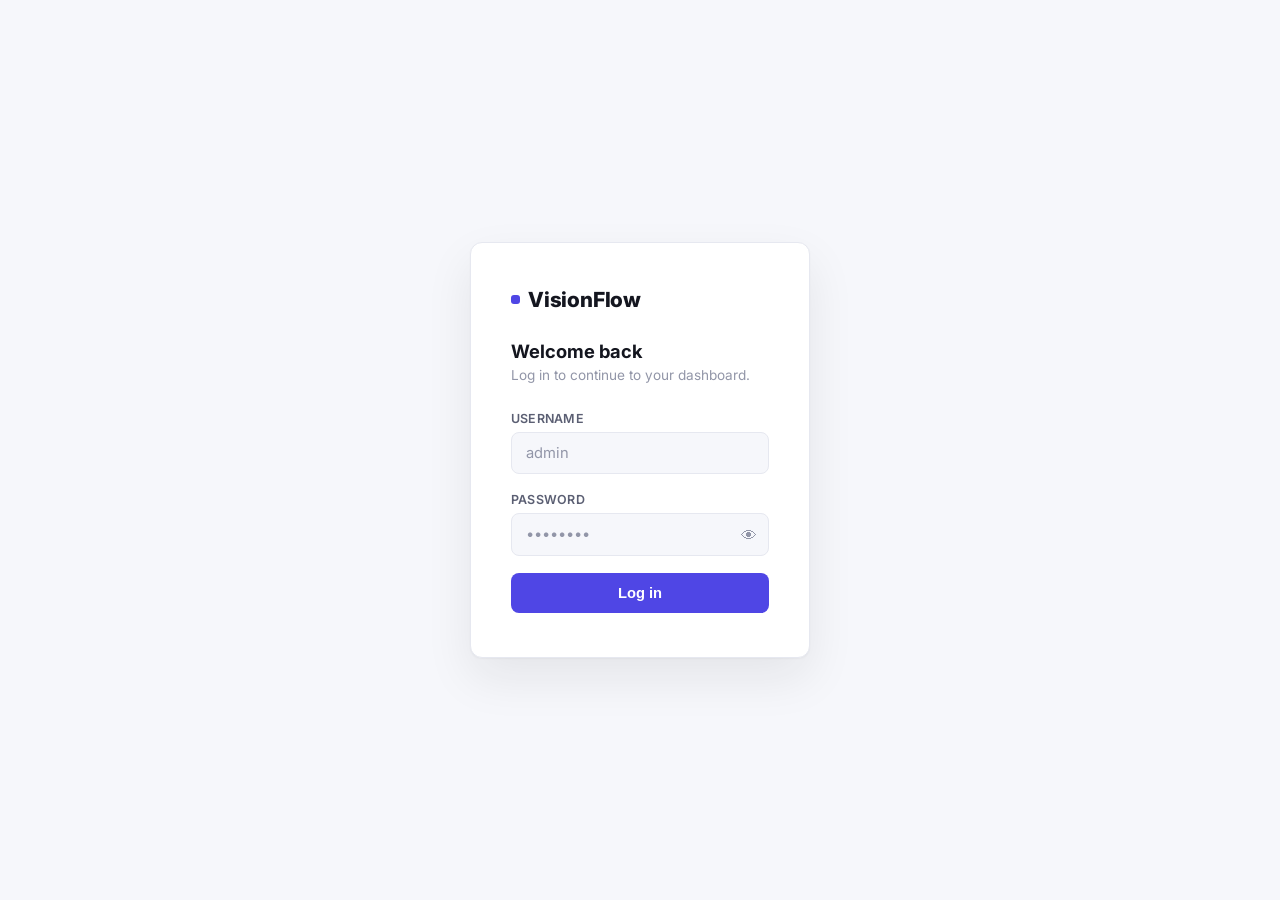
<file: login.html>
<!DOCTYPE html>
<html lang="en">
<head>
<meta charset="UTF-8">
<meta name="viewport" content="width=device-width, initial-scale=1.0">
<title>VisionFlow | Login</title>
<link rel="stylesheet" href="login.css">
</head>
<body>

<div class="login-container">
  <div class="login-box">
    <div class="logo">VisionFlow</div>
    <h2>Welcome back</h2>
    <p class="subtitle">Log in to continue to your dashboard.</p>

    <div id="loginError" class="login-error"></div>

    <form id="loginForm" onsubmit="return false;">
      <label for="username">Username</label>
      <input type="text" id="username" placeholder="admin" autocomplete="username">

      <label for="password">Password</label>
      <div class="password-container">
        <input type="password" id="password" placeholder="••••••••" autocomplete="current-password">
        <span class="toggle-password" onclick="togglePassword()">👁</span>
      </div>

      <button type="submit" onclick="login(event)">Log in</button>
    </form>
  </div>
</div>

<script src="app.js"></script>
<script>
function togglePassword() {
  const input = document.getElementById('password');
  input.type = input.type === 'password' ? 'text' : 'password';
}

// Override the alert-based error from app.js with an inline message,
// and give an accurate reason instead of "check if XAMPP is running."
async function login(event) {
  if (event) event.preventDefault();

  const errorBox = document.getElementById('loginError');
  errorBox.style.display = 'none';

  const user = document.getElementById('username').value;
  const pass = document.getElementById('password').value;

  if (!user || !pass) {
    errorBox.textContent = 'Please enter both username and password.';
    errorBox.style.display = 'block';
    return;
  }

  try {
    const response = await fetch('login_api.php', {
      method: 'POST',
      headers: { 'Content-Type': 'application/json' },
      body: JSON.stringify({ username: user, password: pass })
    });

    const result = await response.json();

    if (result.status === 'success') {
      localStorage.setItem('user', 'true');
      localStorage.setItem('role', result.role);
      window.location.href = 'index.html';
    } else {
      errorBox.textContent = result.message || 'Login failed.';
      errorBox.style.display = 'block';
    }
  } catch (error) {
    console.error('Login error:', error);
    errorBox.textContent = 'Could not reach the login service. This page needs a PHP + MySQL backend running — it won\'t work on a static host like Vercel.';
    errorBox.style.display = 'block';
  }
}
</script>
</body>
</html>
</file>
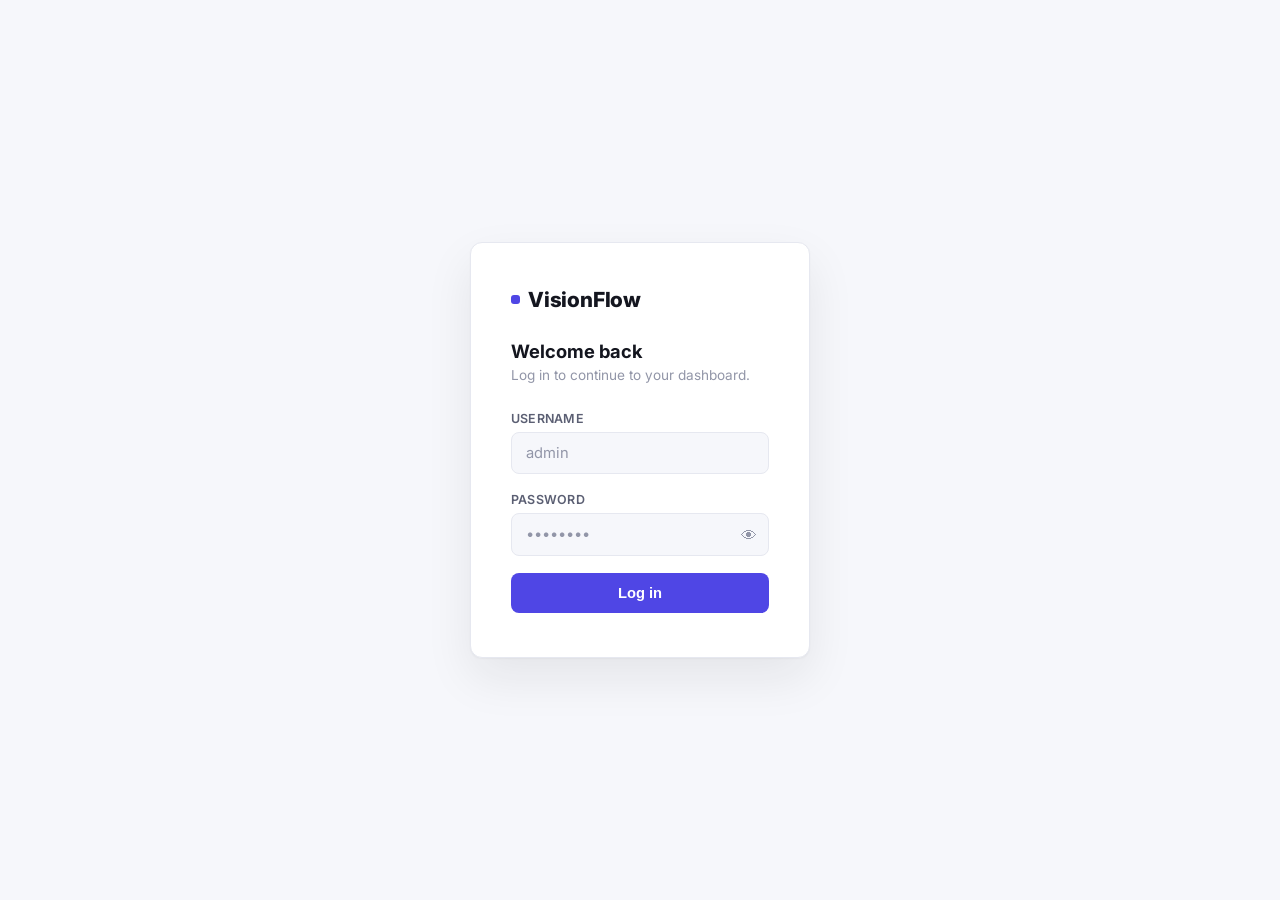
<file: patients.html>
<!DOCTYPE html>
<html lang="en">
<head>
    <meta charset="UTF-8">
    <meta name="viewport" content="width=device-width, initial-scale=1.0">
    <title>VisionFlow | Patient Records</title>
    <link rel="stylesheet" href="style.css">
    <style>
        .admin-container {
            max-width: 1000px;
            margin: 2rem auto;
            background: white;
            padding: 2.5rem;
            border-radius: 12px;
            box-shadow: 0 10px 30px rgba(0,0,0,0.08);
        }
        table {
            width: 100%;
            border-collapse: collapse;
            margin-top: 1.5rem;
            font-size: 0.95rem;
        }
        th, td {
            padding: 1rem;
            text-align: left;
            border-bottom: 1px solid #eee;
        }
        th {
            background-color: #f8f9fa;
            color: #555;
            font-weight: bold;
            text-transform: uppercase;
            font-size: 0.8rem;
            letter-spacing: 0.5px;
        }
        tr:hover { background-color: #fcfcfc; }
        .badge-od { background: #e3f2fd; color: #1565c0; padding: 0.2rem 0.5rem; border-radius: 4px; font-weight: bold; font-size: 0.8rem; }
        .badge-os { background: #fce4ec; color: #c2185b; padding: 0.2rem 0.5rem; border-radius: 4px; font-weight: bold; font-size: 0.8rem; }
        .empty-state { text-align: center; padding: 3rem; color: #777; font-style: italic; }
    </style>
</head>
<body>

    <nav class="sidebar">
        <div class="logo">VisionFlow</div>
        <ul class="nav-links">
            <li><a href="index.html">Virtual Catalog</a></li>
            <li><a href="inventory.html">Inventory Dashboard</a></li>
            <li><a href="patients.html" class="active">Patient Records</a></li>
            <li><a href="prescriptions.html">Input Prescription</a></li>
            <li><a href="trends.html">Sales Trends</a></li>
            <li><a href="invoices.html">AR / Invoices</a></li>
            <li><a href="vendors.html">AP / Vendors</a></li>
            <li><a href="reconciliation.html">Reconciliation</a></li>
            <li><a href="financial-dashboard.html">Financial Reports</a></li>
            <li><a href="audit-log.html">Audit Trail</a></li>
        </ul>
    </nav>

    <main class="content">
        <div class="admin-container">
            <div style="display: flex; justify-content: space-between; align-items: center;">
                <h2>Patient Database</h2>
                <button style="background: #e74c3c; color: white; border: none; padding: 0.5rem 1rem; border-radius: 4px; cursor: pointer;" onclick="logout()">Logout</button>
            </div>

            <table id="patientsTable">
                <thead>
                    <tr>
                        <th>Date</th>
                        <th>Patient Name</th>
                        <th>Eye</th>
                        <th>Sphere</th>
                        <th>Cylinder</th>
                        <th>Axis</th>
                        <th>PD</th>
                    </tr>
                </thead>
                <tbody id="tableBody">
                    <tr><td colspan="7" class="empty-state">Loading patient records...</td></tr>
                </tbody>
            </table>
        </div>
    </main>

    <script>
        if (!localStorage.getItem("user")) window.location.href = "login.html";

        async function logout() {
            try {
                await fetch('logout_api.php');
                localStorage.removeItem("user");
                window.location.href = "login.html";
            } catch (e) { console.error(e); }
        }

        function formatDiopter(num) {
            const value = parseFloat(num);
            if (value > 0) return `+${value.toFixed(2)}`;
            return value.toFixed(2);
        }

        async function fetchPatientRecords() {
            const tbody = document.getElementById('tableBody');
            try {
                const response = await fetch('get_prescriptions_api.php');
                const result = await response.json();

                if (result.status === "success") {
                    const records = result.data;
                    
                    if (records.length === 0) {
                        tbody.innerHTML = '<tr><td colspan="7" class="empty-state">No medical records found in the database.</td></tr>';
                        return;
                    }
                    
                    tbody.innerHTML = ''; 
                    
                    records.forEach(record => {
                        const tr = document.createElement('tr');
                        const eyeBadge = record.eye_type === 'OD' 
                            ? `<span class="badge-od">OD (Right)</span>` 
                            : `<span class="badge-os">OS (Left)</span>`;
                            
                        tr.innerHTML = `
                            <td>${record.exam_date}</td>
                            <td><strong>${record.last_name}</strong>, ${record.first_name}<br><span style="font-size:0.8rem; color:#777;">${record.email}</span></td>
                            <td>${eyeBadge}</td>
                            <td style="font-weight:bold;">${formatDiopter(record.sphere)}</td>
                            <td>${formatDiopter(record.cylinder)}</td>
                            <td>${record.axis}°</td>
                            <td>${record.pd} mm</td>
                        `;
                        tbody.appendChild(tr);
                    });
                } else {
                    tbody.innerHTML = `<tr><td colspan="7" class="empty-state" style="color:red;">Error loading data: ${result.message}</td></tr>`;
                }
            } catch (error) {
                console.error(error);
                tbody.innerHTML = '<tr><td colspan="7" class="empty-state" style="color:red;">Network error. Ensure XAMPP is running.</td></tr>';
            }
        }

        fetchPatientRecords();
    </script>
</body>
</html>
</file>
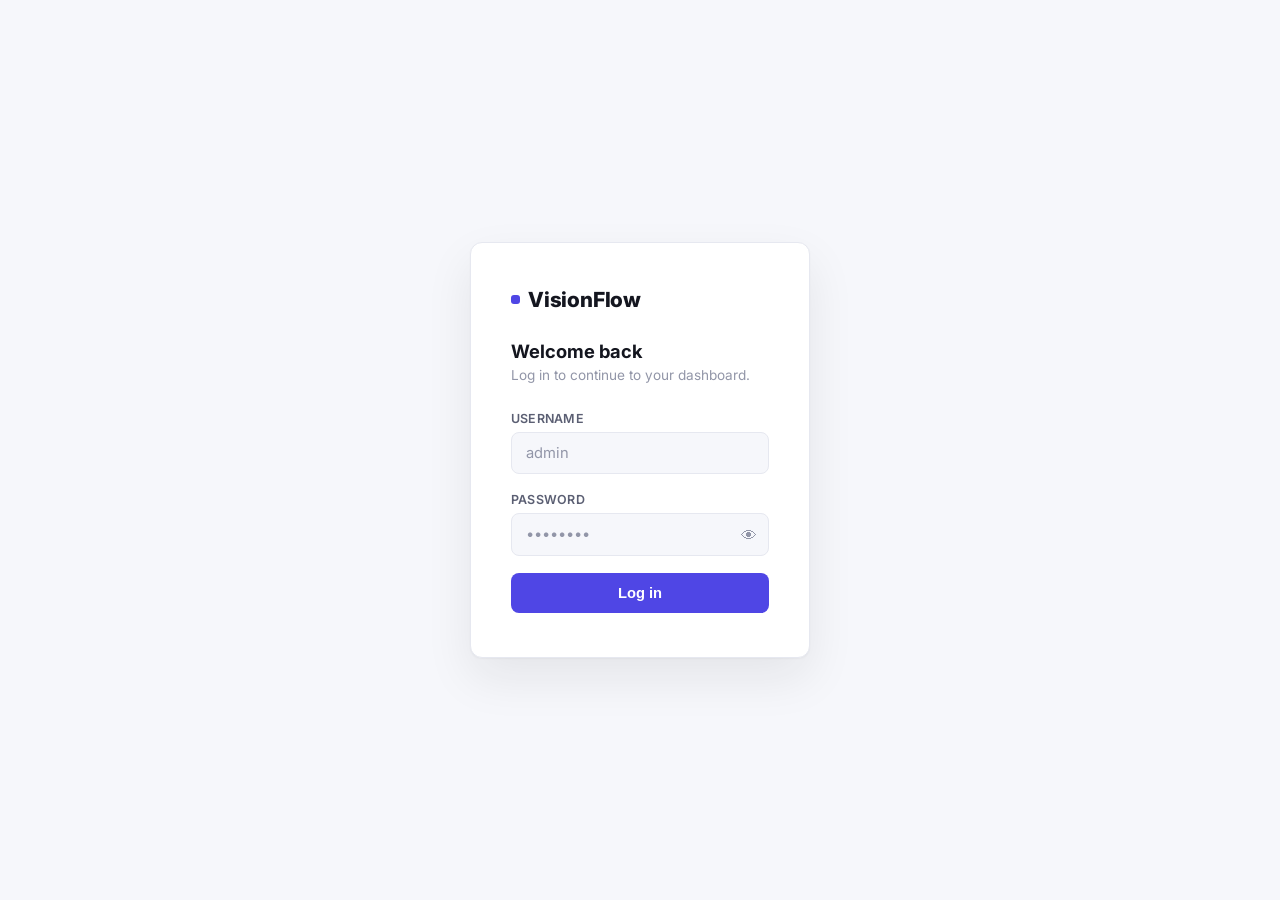
<file: prescriptions.html>
<!DOCTYPE html>
<html lang="en">
<head>
    <meta charset="UTF-8">
    <meta name="viewport" content="width=device-width, initial-scale=1.0">
    <title>VisionFlow | Optician Portal</title>
    <link rel="stylesheet" href="style.css">
    <style>
        .admin-container {
            max-width: 800px; 
            margin: 2rem auto;
            background: white;
            padding: 2.5rem;
            border-radius: 12px;
            box-shadow: 0 10px 30px rgba(0,0,0,0.08);
        }
        .form-section {
            background: #f8f9fa;
            padding: 1.5rem;
            border-radius: 8px;
            margin-bottom: 2rem;
            border-left: 4px solid #1a1a1a;
        }
        .form-section h3 {
            margin-bottom: 1rem;
            color: #333;
            font-size: 1.1rem;
        }
        .grid-2 {
            display: grid;
            grid-template-columns: 1fr 1fr;
            gap: 1rem;
        }
        .grid-4 {
            display: grid;
            grid-template-columns: repeat(4, 1fr);
            gap: 1rem;
        }
        .form-group {
            display: flex;
            flex-direction: column;
            margin-bottom: 1rem;
        }
        .form-group label {
            font-weight: bold;
            font-size: 0.9rem;
            margin-bottom: 0.4rem;
            color: #555;
        }
        .form-group input, .form-group select {
            padding: 0.8rem;
            border: 1px solid #ccc;
            border-radius: 6px;
            font-size: 1rem;
        }
        .form-group input:focus, .form-group select:focus {
            border-color: #f1c40f;
            outline: none;
            box-shadow: 0 0 0 2px rgba(241, 196, 15, 0.2);
        }
        .submit-btn {
            background: #1a1a1a;
            color: white;
            padding: 1rem;
            border: none;
            border-radius: 6px;
            font-size: 1.1rem;
            cursor: pointer;
            width: 100%;
            transition: background 0.3s ease;
            font-weight: bold;
        }
        .submit-btn:hover {
            background: #f1c40f;
            color: #1a1a1a;
        }
        #statusMessage {
            margin-top: 1rem;
            text-align: center;
            font-weight: bold;
            padding: 0.5rem;
            border-radius: 4px;
        }
    </style>
</head>
<body>

    <nav class="sidebar">
        <div class="logo">VisionFlow</div>
        <ul class="nav-links">
            <li><a href="index.html">Virtual Catalog</a></li>
            <li><a href="inventory.html">Inventory Dashboard</a></li>
            <li><a href="patients.html">Patient Records</a></li>
            <li><a href="prescriptions.html">Input Prescription</a></li>
            <li><a href="trends.html">Sales Trends</a></li>
            <li><a href="invoices.html">AR / Invoices</a></li>
            <li><a href="vendors.html">AP / Vendors</a></li>
            <li><a href="reconciliation.html">Reconciliation</a></li>
            <li><a href="financial-dashboard.html">Financial Reports</a></li>
            <li><a href="audit-log.html">Audit Trail</a></li>
            
        </ul>
    </nav>

    <main class="content">
        <div class="admin-container">
            <div style="display: flex; justify-content: space-between; align-items: center; margin-bottom: 2rem;">
                <h2>Optician Input Portal</h2>
                <button style="background: #e74c3c; color: white; border: none; padding: 0.5rem 1rem; border-radius: 4px; cursor: pointer;" onclick="logout()">Logout</button>
            </div>

            <form id="rxForm">
                <div class="form-section">
                    <h3>Patient Demographics</h3>
                    <div class="grid-2">
                        <div class="form-group">
                            <label>First Name</label>
                            <input type="text" id="firstName" required>
                        </div>
                        <div class="form-group">
                            <label>Last Name</label>
                            <input type="text" id="lastName" required>
                        </div>
                        <div class="form-group">
                            <label>Email Address</label>
                            <input type="email" id="email" required>
                        </div>
                        <div class="form-group">
                            <label>Phone Number</label>
                            <input type="tel" id="phone" pattern="[0-9]{10}" maxlength="10" title="Please enter exactly 10 digits" placeholder="e.g. 9876543210" required>
                        </div>
                    </div>
                </div>

                <div class="form-section">
                    <h3>Optical Data (Rx)</h3>
                    
                    <div class="grid-2" style="margin-bottom: 1rem;">
                        <div class="form-group">
                            <label>Eye</label>
                            <select id="eyeType" required>
                                <option value="OD">OD - Right Eye (Oculus Dexter)</option>
                                <option value="OS">OS - Left Eye (Oculus Sinister)</option>
                            </select>
                        </div>
                        <div class="form-group">
                            <label>Exam Date</label>
                            <input type="date" id="examDate" required>
                        </div>
                    </div>

                    <div class="grid-4">
                        <div class="form-group">
                            <label>Sphere (SPH)</label>
                            <input type="number" id="sphere" step="0.25" placeholder="e.g. -1.50" required>
                        </div>
                        <div class="form-group">
                            <label>Cylinder (CYL)</label>
                            <input type="number" id="cylinder" step="0.25" placeholder="e.g. -0.50" required>
                        </div>
                        <div class="form-group">
                            <label>Axis</label>
                            <input type="number" id="axis" min="0" max="180" placeholder="0-180" required>
                        </div>
                        <div class="form-group">
                            <label>Pupillary Dist. (PD)</label>
                            <input type="number" id="pd" step="0.5" placeholder="e.g. 31.0" required>
                        </div>
                    </div>
                </div>

                <button type="submit" class="submit-btn">Securely Save Prescription</button>
                <div id="statusMessage"></div>
            </form>
        </div>
    </main>

    <script>
        if (!localStorage.getItem("user")) window.location.href = "login.html";

        async function logout() {
            try {
                await fetch('logout_api.php');
                localStorage.removeItem("user");
                window.location.href = "login.html";
            } catch (e) { console.error(e); }
        }

        document.getElementById('examDate').valueAsDate = new Date();

        document.getElementById('rxForm').addEventListener('submit', async function(e) {
            e.preventDefault();

            const statusDiv = document.getElementById('statusMessage');
            statusDiv.style.background = "#fff3cd";
            statusDiv.style.color = "#856404";
            statusDiv.textContent = "Processing medical record...";
            const phoneValue = document.getElementById('phone').value;
            const phoneRegex = /^[0-9]{10}$/; 
            
            if (!phoneRegex.test(phoneValue)) {
                statusDiv.style.background = "#f8d7da";
                statusDiv.style.color = "#721c24";
                statusDiv.textContent = "❌ Error: Phone number must be exactly 10 digits.";
                return; 
            }
            
            const rxData = {
                first_name: document.getElementById('firstName').value,
                last_name: document.getElementById('lastName').value,
                email: document.getElementById('email').value,
                phone: document.getElementById('phone').value,
                eye_type: document.getElementById('eyeType').value,
                sphere: parseFloat(document.getElementById('sphere').value),
                cylinder: parseFloat(document.getElementById('cylinder').value),
                axis: parseInt(document.getElementById('axis').value),
                pd: parseFloat(document.getElementById('pd').value),
                exam_date: document.getElementById('examDate').value
            };

            try {
                const response = await fetch('add_prescription_api.php', {
                    method: 'POST',
                    headers: { 'Content-Type': 'application/json' },
                    body: JSON.stringify(rxData)
                });

                const result = await response.json();

                if (response.ok) {
                    statusDiv.style.background = "#d4edda";
                    statusDiv.style.color = "#155724";
                    statusDiv.textContent = "✅ " + result.message;
                    
                    document.getElementById('sphere').value = '';
                    document.getElementById('cylinder').value = '';
                    document.getElementById('axis').value = '';
                    
                    const eyeSelect = document.getElementById('eyeType');
                    if(eyeSelect.value === 'OD') {
                        eyeSelect.value = 'OS';
                        statusDiv.textContent += " (Ready for Left Eye input)";
                    } else {
                        eyeSelect.value = 'OD';
                    }

                } else {
                    statusDiv.style.background = "#f8d7da";
                    statusDiv.style.color = "#721c24";
                    statusDiv.textContent = "❌ Error: " + result.message;
                }
            } catch (error) {
                console.error(error);
                statusDiv.style.background = "#f8d7da";
                statusDiv.style.color = "#721c24";
                statusDiv.textContent = "❌ Network error. Check XAMPP server.";
            }
        });
    </script>
</body>
</html>
</file>
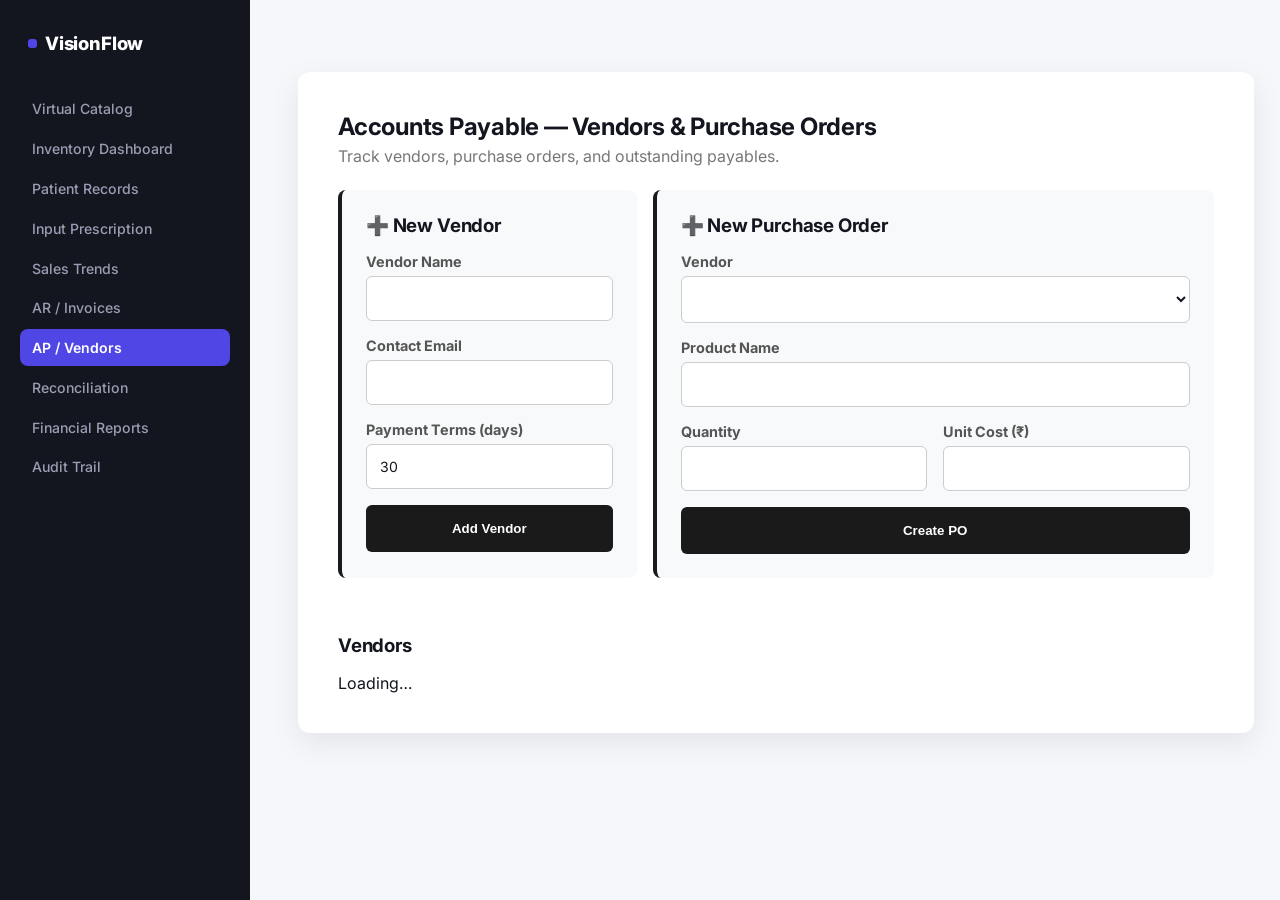
<file: vendors.html>
<!DOCTYPE html>
<html lang="en">
<head>
    <meta charset="UTF-8">
    <meta name="viewport" content="width=device-width, initial-scale=1.0">
    <title>VisionFlow | AP / Vendors</title>
    <link rel="stylesheet" href="style.css">
    <style>
        .admin-container { max-width: 1150px; margin: 2rem auto; background: white; padding: 2.5rem; border-radius: 12px; box-shadow: 0 10px 30px rgba(0,0,0,0.08); }
        .form-section { background: #f8f9fa; padding: 1.5rem; border-radius: 8px; margin-bottom: 2rem; border-left: 4px solid #1a1a1a; }
        .grid-3 { display: grid; grid-template-columns: repeat(3, 1fr); gap: 1rem; }
        .grid-2 { display: grid; grid-template-columns: repeat(2, 1fr); gap: 1rem; }
        .form-group { display: flex; flex-direction: column; margin-bottom: 1rem; }
        .form-group label { font-weight: bold; font-size: 0.9rem; margin-bottom: 0.4rem; color: #555; }
        .form-group input, .form-group select { padding: 0.8rem; border: 1px solid #ccc; border-radius: 6px; }
        .btn-add { background: #1a1a1a; color: white; padding: 1rem; border: none; border-radius: 6px; cursor: pointer; font-weight: bold; width: 100%; }
        .btn-add:hover { background: #f1c40f; color: #1a1a1a; }
        .vendor-card { background: white; border: 1px solid #eee; border-radius: 10px; padding: 1.2rem; margin-bottom: 1rem; box-shadow: 0 2px 10px rgba(0,0,0,0.04); }
        .vendor-card h4 { margin-bottom: 0.4rem; }
        .vendor-meta { display: flex; gap: 2rem; color: #666; font-size: 0.85rem; margin-bottom: 0.8rem; }
        table { width: 100%; border-collapse: collapse; margin-top: 0.5rem; }
        th, td { padding: 0.7rem; text-align: left; border-bottom: 1px solid #eee; font-size: 0.85rem; }
        th { background: #f8f9fa; color: #555; font-size: 0.75rem; text-transform: uppercase; }
        .badge { padding: 0.2rem 0.55rem; border-radius: 4px; font-size: 0.72rem; font-weight: bold; }
        .badge-ordered { background: #fff3cd; color: #856404; }
        .badge-received { background: #d1ecf1; color: #0c5460; }
        .badge-paid { background: #d4edda; color: #155724; }
        .badge-cancelled { background: #e2e3e5; color: #383d41; }
        select.status-select { padding: 0.3rem; border-radius: 4px; border: 1px solid #ccc; font-size: 0.8rem; }
        h2 { margin-bottom: 0.3rem; }
    </style>
</head>
<body>

    <nav class="sidebar">
        <div class="logo">VisionFlow</div>
        <ul class="nav-links">
            <li><a href="index.html">Virtual Catalog</a></li>
            <li><a href="inventory.html">Inventory Dashboard</a></li>
            <li><a href="patients.html">Patient Records</a></li>
            <li><a href="prescriptions.html">Input Prescription</a></li>
            <li><a href="trends.html">Sales Trends</a></li>
            <li><a href="invoices.html">AR / Invoices</a></li>
            <li><a href="vendors.html" class="active">AP / Vendors</a></li>
            <li><a href="reconciliation.html">Reconciliation</a></li>
            <li><a href="financial-dashboard.html">Financial Reports</a></li>
            <li><a href="audit-log.html">Audit Trail</a></li>
        </ul>
    </nav>

    <main class="content">
        <div class="admin-container">
            <h2>Accounts Payable — Vendors &amp; Purchase Orders</h2>
            <p style="color:#777; margin-bottom:1.5rem;">Track vendors, purchase orders, and outstanding payables.</p>

            <div class="grid-2">
                <form id="addVendorForm" class="form-section">
                    <h3 style="margin-bottom:1rem;">➕ New Vendor</h3>
                    <div class="form-group"><label>Vendor Name</label><input type="text" id="v_name" required></div>
                    <div class="form-group"><label>Contact Email</label><input type="email" id="v_email"></div>
                    <div class="form-group"><label>Payment Terms (days)</label><input type="number" id="v_terms" value="30"></div>
                    <button type="submit" class="btn-add">Add Vendor</button>
                </form>

                <form id="addPoForm" class="form-section">
                    <h3 style="margin-bottom:1rem;">➕ New Purchase Order</h3>
                    <div class="form-group"><label>Vendor</label><select id="po_vendor" required></select></div>
                    <div class="form-group"><label>Product Name</label><input type="text" id="po_product" required></div>
                    <div class="grid-2">
                        <div class="form-group"><label>Quantity</label><input type="number" id="po_qty" required></div>
                        <div class="form-group"><label>Unit Cost (₹)</label><input type="number" step="0.01" id="po_cost" required></div>
                    </div>
                    <button type="submit" class="btn-add">Create PO</button>
                </form>
            </div>

            <h3 style="margin: 1.5rem 0 1rem;">Vendors</h3>
            <div id="vendorList">Loading…</div>
        </div>
    </main>

    <script>
        function fmtMoney(n) { return '₹' + Number(n).toLocaleString('en-IN', {minimumFractionDigits: 2, maximumFractionDigits: 2}); }

        async function loadVendorsIntoSelect() {
            const res = await fetch('add_vendor_api.php');
            const json = await res.json();
            const select = document.getElementById('po_vendor');
            select.innerHTML = json.data.map(v => `<option value="${v.id}">${v.name}</option>`).join('');
            return json.data;
        }

        async function loadPOsForVendor(vendorId) {
            const res = await fetch('create_po_api.php?vendor_id=' + vendorId);
            const json = await res.json();
            return json.data || [];
        }

        async function updatePoStatus(poId, status) {
            const res = await fetch('create_po_api.php', { method: 'PUT', body: JSON.stringify({ id: poId, status }) });
            const json = await res.json();
            if (json.status === 'success') { render(); } else { alert('Error: ' + json.message); }
        }

        async function render() {
            const vendors = await loadVendorsIntoSelect();
            const container = document.getElementById('vendorList');
            if (!vendors.length) {
                container.innerHTML = '<p style="color:#888;">No vendors yet.</p>';
                return;
            }

            let html = '';
            for (const v of vendors) {
                const pos = await loadPOsForVendor(v.id);
                html += `
                    <div class="vendor-card">
                        <h4>${v.name}</h4>
                        <div class="vendor-meta">
                            <span>Terms: Net ${v.payment_terms_days}</span>
                            <span>Total PO value: ${fmtMoney(v.total_po_value)}</span>
                            <span>Outstanding AP: ${fmtMoney(v.outstanding_ap)}</span>
                        </div>
                        ${pos.length ? `
                        <table>
                            <thead><tr><th>PO #</th><th>Product</th><th>Qty</th><th>Unit Cost</th><th>Total</th><th>Status</th></tr></thead>
                            <tbody>
                                ${pos.map(po => `
                                    <tr>
                                        <td>${po.po_number}</td>
                                        <td>${po.product_name}</td>
                                        <td>${po.quantity}</td>
                                        <td>${fmtMoney(po.unit_cost)}</td>
                                        <td>${fmtMoney(po.total_cost)}</td>
                                        <td>
                                            <select class="status-select" onchange="updatePoStatus(${po.id}, this.value)">
                                                <option value="ordered" ${po.status==='ordered'?'selected':''}>Ordered</option>
                                                <option value="received" ${po.status==='received'?'selected':''}>Received</option>
                                                <option value="paid" ${po.status==='paid'?'selected':''}>Paid</option>
                                                <option value="cancelled" ${po.status==='cancelled'?'selected':''}>Cancelled</option>
                                            </select>
                                        </td>
                                    </tr>
                                `).join('')}
                            </tbody>
                        </table>` : '<p style="color:#999; font-size:0.85rem;">No purchase orders yet.</p>'}
                    </div>
                `;
            }
            container.innerHTML = html;
        }

        document.getElementById('addVendorForm').addEventListener('submit', async (e) => {
            e.preventDefault();
            const payload = {
                name: document.getElementById('v_name').value,
                contact_email: document.getElementById('v_email').value,
                payment_terms_days: parseInt(document.getElementById('v_terms').value || 30),
            };
            const res = await fetch('add_vendor_api.php', { method: 'POST', body: JSON.stringify(payload) });
            const json = await res.json();
            if (json.status === 'success') { e.target.reset(); render(); } else { alert('Error: ' + json.message); }
        });

        document.getElementById('addPoForm').addEventListener('submit', async (e) => {
            e.preventDefault();
            const payload = {
                vendor_id: document.getElementById('po_vendor').value,
                product_name: document.getElementById('po_product').value,
                quantity: parseInt(document.getElementById('po_qty').value),
                unit_cost: parseFloat(document.getElementById('po_cost').value),
            };
            const res = await fetch('create_po_api.php', { method: 'POST', body: JSON.stringify(payload) });
            const json = await res.json();
            if (json.status === 'success') { e.target.reset(); render(); } else { alert('Error: ' + json.message); }
        });

        render();
    </script>
</body>
</html>
</file>
<file: style.css>
/* ============================================================
   VisionFlow — shared design system
   One accent, calm neutrals, real whitespace. Same class names
   as before, so every page (inventory, invoices, vendors, etc.)
   inherits this automatically.
   ============================================================ */

@import url('https://fonts.googleapis.com/css2?family=Inter:wght@400;500;600;700;800&display=swap');

:root {
  --bg: #f6f7fb;
  --surface: #ffffff;
  --border: #e6e8f0;
  --ink: #14161f;
  --ink-soft: #5b5f73;
  --ink-faint: #9296a8;
  --accent: #4f46e5;
  --accent-dark: #3f37c9;
  --accent-soft: #eef0fe;
  --success: #16a34a;
  --danger: #dc2626;
  --radius: 12px;
  --radius-sm: 8px;
  --shadow: 0 1px 2px rgba(20, 22, 31, 0.04), 0 8px 24px rgba(20, 22, 31, 0.06);
  --shadow-sm: 0 1px 2px rgba(20, 22, 31, 0.06);
}

* { margin: 0; padding: 0; box-sizing: border-box; }

html, body {
  font-family: 'Inter', -apple-system, BlinkMacSystemFont, sans-serif;
  background: var(--bg);
  color: var(--ink);
  -webkit-font-smoothing: antialiased;
}

body { min-height: 100vh; display: flex; }

a { text-decoration: none; color: inherit; transition: color .15s ease; }

h1, h2, h3 { font-weight: 700; letter-spacing: -0.01em; }

/* ---------- Sidebar ---------- */

.sidebar {
  width: 250px;
  flex-shrink: 0;
  background: #14161f;
  color: #fff;
  padding: 2rem 1.25rem;
  display: flex;
  flex-direction: column;
  position: sticky;
  top: 0;
  height: 100vh;
  overflow-y: auto;
}

.logo {
  font-size: 1.15rem;
  font-weight: 800;
  letter-spacing: -0.01em;
  color: #fff;
  margin-bottom: 2.25rem;
  display: flex;
  align-items: center;
  gap: 8px;
  padding: 0 0.5rem;
}

.logo::before {
  content: "";
  width: 9px;
  height: 9px;
  border-radius: 3px;
  background: var(--accent);
  display: inline-block;
}

.nav-links { list-style: none; }
.nav-links li { margin-bottom: 2px; }

.nav-links a {
  display: block;
  padding: 0.65rem 0.75rem;
  border-radius: var(--radius-sm);
  color: #9a9db3;
  font-size: 0.88rem;
  font-weight: 500;
}

.nav-links a:hover { color: #fff; background: rgba(255,255,255,0.06); }

.nav-links a.active {
  color: #fff;
  background: var(--accent);
  font-weight: 600;
}

/* ---------- Main content ---------- */

.content { flex: 1; padding: 2.5rem 3rem; max-width: 1280px; }

.top-bar {
  display: flex;
  justify-content: space-between;
  align-items: center;
  margin-bottom: 2rem;
}

.cart {
  font-size: 0.9rem;
  font-weight: 600;
  cursor: pointer;
  background: var(--surface);
  border: 1px solid var(--border);
  padding: 0.55rem 1rem;
  border-radius: 999px;
  box-shadow: var(--shadow-sm);
  transition: border-color .15s ease;
}
.cart:hover { border-color: var(--accent); }

/* ---------- Page heading ---------- */
/* One simple, minimal heading — no boxes, no color blocks. */

.page-head {
  margin-bottom: 2rem;
}

.page-head h1 {
  font-size: 1.6rem;
  font-weight: 700;
  color: var(--ink);
  letter-spacing: -0.01em;
  margin-bottom: 0.35rem;
}

.page-head p {
  color: var(--ink-soft);
  font-size: 0.95rem;
}

header h1 { font-size: 1.4rem; font-weight: 700; }
header p { color: var(--ink-soft); margin-bottom: 1.5rem; font-size: 0.92rem; }

/* ---------- Filters ---------- */

.filters {
  background: var(--surface);
  border: 1px solid var(--border);
  border-radius: var(--radius);
  padding: 1.25rem 1.5rem;
  box-shadow: var(--shadow-sm);
  margin-bottom: 2rem;
  display: flex;
  gap: 2rem;
  flex-wrap: wrap;
  align-items: flex-end;
}

.filter-group { display: flex; flex-direction: column; gap: 0.4rem; }

.filter-group label {
  font-size: 0.78rem;
  font-weight: 600;
  color: var(--ink-soft);
  text-transform: uppercase;
  letter-spacing: 0.02em;
}

select, input {
  padding: 0.55rem 0.7rem;
  border-radius: var(--radius-sm);
  border: 1px solid var(--border);
  font-family: inherit;
  font-size: 0.88rem;
  color: var(--ink);
  background: var(--surface);
}
select:focus, input:focus { outline: none; border-color: var(--accent); }
input[type="range"] { padding: 0; accent-color: var(--accent); }

/* ---------- Product grid / cards ---------- */

.product-grid {
  display: grid;
  grid-template-columns: repeat(auto-fill, minmax(230px, 1fr));
  gap: 1.25rem;
}

.card, .product-card {
  background: var(--surface);
  border: 1px solid var(--border);
  border-radius: var(--radius);
  padding: 1.25rem;
  text-align: left;
  transition: box-shadow .15s ease, transform .15s ease;
  position: relative;
}

.card:hover, .product-card:hover {
  box-shadow: var(--shadow);
  transform: translateY(-2px);
}

.card-img, .img-container {
  height: 150px;
  border-radius: var(--radius-sm);
  background: #f0f1f7;
  display: flex;
  align-items: center;
  justify-content: center;
  margin-bottom: 1rem;
  overflow: hidden;
}

.card-img img, .product-image { width: 100%; height: 100%; object-fit: cover; }

.card-title, .product-title { font-weight: 700; font-size: 1rem; margin-bottom: 0.15rem; }

.card-tags, .product-meta {
  font-size: 0.78rem;
  color: var(--ink-faint);
  text-transform: uppercase;
  letter-spacing: 0.02em;
  margin-bottom: 0.6rem;
}

.card-price, .product-price {
  font-weight: 700;
  font-size: 1.05rem;
  margin-bottom: 0.85rem;
}

.card button, .btn-group { display: flex; gap: 0.5rem; }

.card button {
  width: 100%;
  padding: 0.6rem;
  border: none;
  border-radius: var(--radius-sm);
  background: var(--ink);
  color: #fff;
  cursor: pointer;
  font-weight: 600;
  font-size: 0.85rem;
  transition: background .15s ease;
}
.card button:hover { background: var(--accent); }

.btn-quick {
  background: var(--bg);
  color: var(--ink);
  border: 1px solid var(--border);
  padding: 0.65rem;
  border-radius: var(--radius-sm);
  cursor: pointer;
  font-weight: 600;
  font-size: 0.82rem;
  flex: 1;
  transition: border-color .15s ease;
}
.btn-quick:hover { border-color: var(--accent); color: var(--accent); }

.btn-cart {
  background: var(--ink);
  color: #fff;
  border: none;
  padding: 0.65rem;
  border-radius: var(--radius-sm);
  cursor: pointer;
  font-weight: 600;
  font-size: 0.82rem;
  flex: 1;
  transition: background .15s ease;
}
.btn-cart:hover { background: var(--accent); }

.badge {
  position: absolute;
  top: 12px;
  left: 12px;
  background: var(--accent);
  color: #fff;
  padding: 3px 9px;
  border-radius: 999px;
  font-size: 0.68rem;
  font-weight: 700;
}

.empty-catalog {
  grid-column: 1 / -1;
  text-align: center;
  padding: 3rem;
  background: var(--surface);
  border: 1px dashed var(--border);
  border-radius: var(--radius);
  color: var(--ink-faint);
  font-size: 0.9rem;
}

/* ---------- Modal ---------- */

.modal {
  position: fixed;
  inset: 0;
  background: rgba(20, 22, 31, 0.55);
  display: none;
  align-items: center;
  justify-content: center;
  z-index: 1000;
}

.modal-content {
  background: var(--surface);
  padding: 2rem;
  border-radius: var(--radius);
  text-align: center;
  width: 360px;
  max-width: 90%;
  position: relative;
  animation: pop 0.18s ease;
  box-shadow: var(--shadow);
}

.modal-img { width: 100%; height: 220px; object-fit: cover; border-radius: var(--radius-sm); margin-bottom: 1.25rem; }

.close-btn {
  position: absolute;
  right: 16px;
  top: 14px;
  cursor: pointer;
  color: var(--ink-faint);
  font-size: 1.1rem;
}
.close-btn:hover { color: var(--ink); }

@keyframes pop {
  from { transform: scale(0.96); opacity: 0; }
  to { transform: scale(1); opacity: 1; }
}

/* ---------- Small screens ---------- */

@media (max-width: 900px) {
  body { flex-direction: column; }
  .sidebar { width: 100%; height: auto; position: relative; flex-direction: row; overflow-x: auto; align-items: center; }
  .logo { margin-bottom: 0; margin-right: 1rem; }
  .nav-links { display: flex; gap: 4px; }
  .content { padding: 1.5rem; }
}
</file>
<file: cart.css>
* {
    margin: 0;
    padding: 0;
    box-sizing: border-box;
    font-family: 'Inter', sans-serif;
}

body {
    background-color: #f8f9fa;
    color: #333;
    padding: 2rem;
    display: flex;
    justify-content: center;
}

.cart-container {
    background: white;
    width: 100%;
    max-width: 800px;
    border-radius: 12px;
    box-shadow: 0 10px 30px rgba(0,0,0,0.08);
    padding: 2rem;
}

/* Top Bar */
.cart-top {
    display: flex;
    justify-content: space-between;
    align-items: center;
    border-bottom: 2px solid #eee;
    padding-bottom: 1.5rem;
    margin-bottom: 1.5rem;
}

.cart-top button {
    background: #f1f1f1;
    border: none;
    padding: 0.6rem 1.2rem;
    border-radius: 8px;
    cursor: pointer;
    font-weight: 600;
    color: #333;
    transition: 0.3s;
}

.cart-top button:hover {
    background: #e2e2e2;
}

.cart-top h1 {
    font-size: 1.8rem;
    color: #1a1a1a;
}

/* Cart Items */
.cart-item {
    display: flex;
    align-items: center;
    gap: 1.5rem;
    padding: 1.5rem 0;
    border-bottom: 1px solid #eee;
}

.cart-img {
    width: 100px;
    height: 100px;
    object-fit: cover;
    border-radius: 8px;
    background: #f8f9fa;
}

.cart-details {
    flex-grow: 1;
}

.cart-details h3 {
    font-size: 1.2rem;
    color: #1a1a1a;
    margin-bottom: 0.4rem;
}

.cart-details button {
    background: none;
    border: none;
    color: #e74c3c;
    font-weight: 600;
    cursor: pointer;
    font-size: 0.9rem;
    margin-top: 0.5rem;
}

.cart-details button:hover {
    text-decoration: underline;
}

.cart-price {
    font-size: 1.3rem;
    font-weight: 700;
    color: #27ae60;
}

/* Empty State */
.empty-cart {
    text-align: center;
    padding: 3rem;
    color: #777;
    font-size: 1.1rem;
}

/* Summary Section */
.cart-summary {
    display: flex;
    justify-content: space-between;
    align-items: center;
    margin-top: 2rem;
    padding-top: 1.5rem;
    border-top: 2px solid #1a1a1a;
}

.cart-summary h2 {
    font-size: 1.5rem;
}

.cart-summary button {
    background: #f1c40f;
    color: #1a1a1a;
    border: none;
    padding: 1rem 2.5rem;
    border-radius: 8px;
    font-size: 1.1rem;
    font-weight: 700;
    cursor: pointer;
    transition: 0.3s;
}

.cart-summary button:hover {
    background: #1a1a1a;
    color: white;
}
</file>
<file: login.css>
/* ============================================================
   VisionFlow — login page
   Matches the shared design system in style.css: one accent,
   flat surfaces, no gradient text or glow effects.
   ============================================================ */

@import url('https://fonts.googleapis.com/css2?family=Inter:wght@400;500;600;700;800&display=swap');

:root {
  --bg: #f6f7fb;
  --surface: #ffffff;
  --border: #e6e8f0;
  --ink: #14161f;
  --ink-soft: #5b5f73;
  --ink-faint: #9296a8;
  --accent: #4f46e5;
  --accent-dark: #3f37c9;
  --danger: #dc2626;
  --radius: 12px;
  --radius-sm: 8px;
  --shadow: 0 1px 2px rgba(20, 22, 31, 0.04), 0 20px 48px rgba(20, 22, 31, 0.08);
}

* { margin: 0; padding: 0; box-sizing: border-box; }

body {
  font-family: 'Inter', -apple-system, BlinkMacSystemFont, sans-serif;
  min-height: 100vh;
  background: var(--bg);
  display: flex;
  justify-content: center;
  align-items: center;
  -webkit-font-smoothing: antialiased;
}

.login-container {
  width: 100%;
  display: flex;
  justify-content: center;
  align-items: center;
  padding: 1.5rem;
}

.login-box {
  background: var(--surface);
  border: 1px solid var(--border);
  padding: 2.75rem 2.5rem;
  border-radius: var(--radius);
  width: 340px;
  max-width: 100%;
  text-align: left;
  box-shadow: var(--shadow);
}

.logo {
  font-size: 1.3rem;
  font-weight: 800;
  letter-spacing: -0.01em;
  color: var(--ink);
  margin-bottom: 1.75rem;
  display: flex;
  align-items: center;
  gap: 8px;
}

.logo::before {
  content: "";
  width: 9px;
  height: 9px;
  border-radius: 3px;
  background: var(--accent);
  display: inline-block;
}

.login-box h2 {
  color: var(--ink);
  font-size: 1.15rem;
  font-weight: 700;
  margin-bottom: 0.3rem;
}

.subtitle {
  color: var(--ink-faint);
  font-size: 0.85rem;
  margin-bottom: 1.75rem;
}

.login-box label {
  display: block;
  font-size: 0.78rem;
  font-weight: 600;
  color: var(--ink-soft);
  text-transform: uppercase;
  letter-spacing: 0.02em;
  margin-bottom: 0.4rem;
}

.login-box input {
  width: 100%;
  padding: 0.7rem 0.85rem;
  margin-bottom: 1.1rem;
  border: 1px solid var(--border);
  border-radius: var(--radius-sm);
  outline: none;
  background: var(--bg);
  color: var(--ink);
  font-family: inherit;
  font-size: 0.92rem;
  transition: border-color .15s ease;
}

.login-box input::placeholder { color: var(--ink-faint); }

.login-box input:focus {
  border-color: var(--accent);
  background: var(--surface);
}

.login-box button {
  width: 100%;
  padding: 0.75rem;
  border: none;
  border-radius: var(--radius-sm);
  background: var(--accent);
  color: #fff;
  font-weight: 600;
  font-size: 0.92rem;
  cursor: pointer;
  transition: background .15s ease;
}

.login-box button:hover { background: var(--accent-dark); }

.password-container {
  position: relative;
  width: 100%;
}

.password-container input { padding-right: 42px; }

.toggle-password {
  position: absolute;
  right: 12px;
  top: 12px;
  cursor: pointer;
  font-size: 1rem;
  color: var(--ink-faint);
  transition: color .15s ease;
}

.toggle-password:hover { color: var(--accent); }

.login-error {
  display: none;
  background: #fef2f2;
  border: 1px solid #fecaca;
  color: var(--danger);
  font-size: 0.82rem;
  padding: 0.65rem 0.8rem;
  border-radius: var(--radius-sm);
  margin-bottom: 1.1rem;
}
</file>
